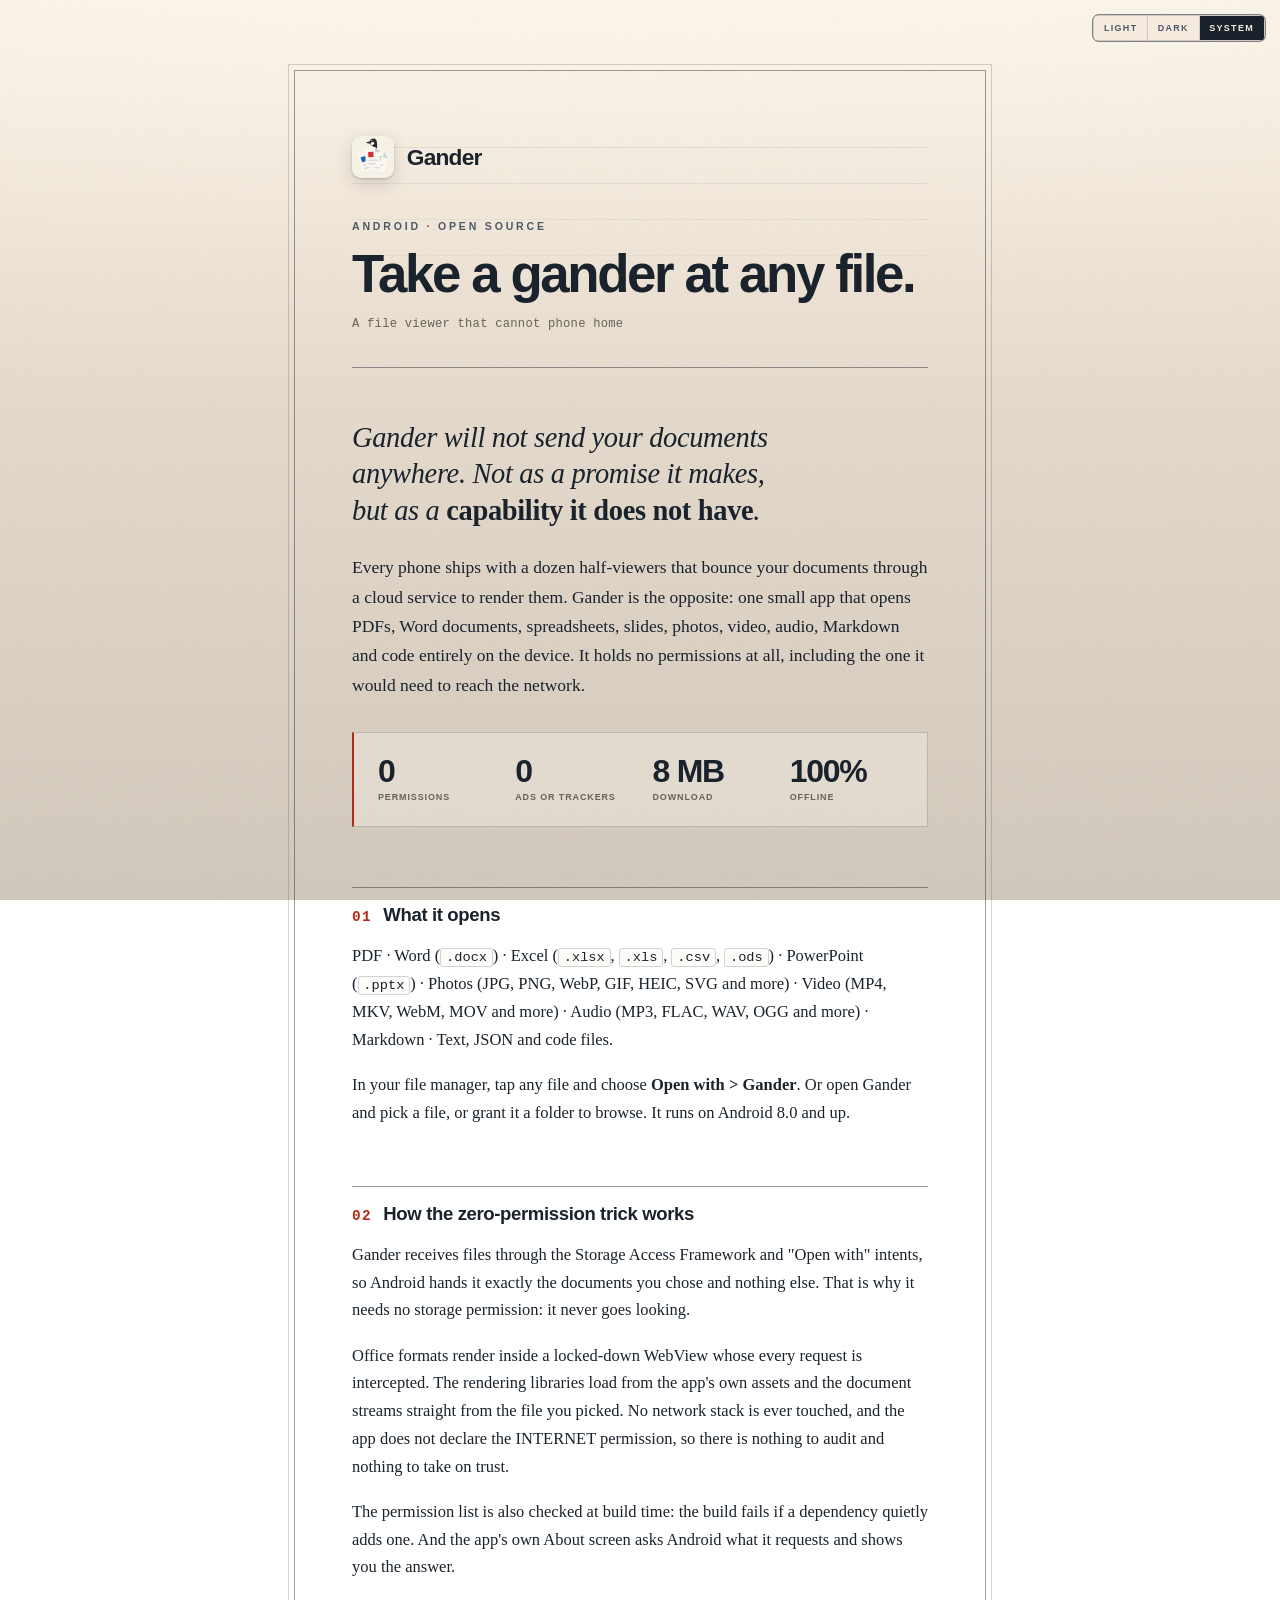
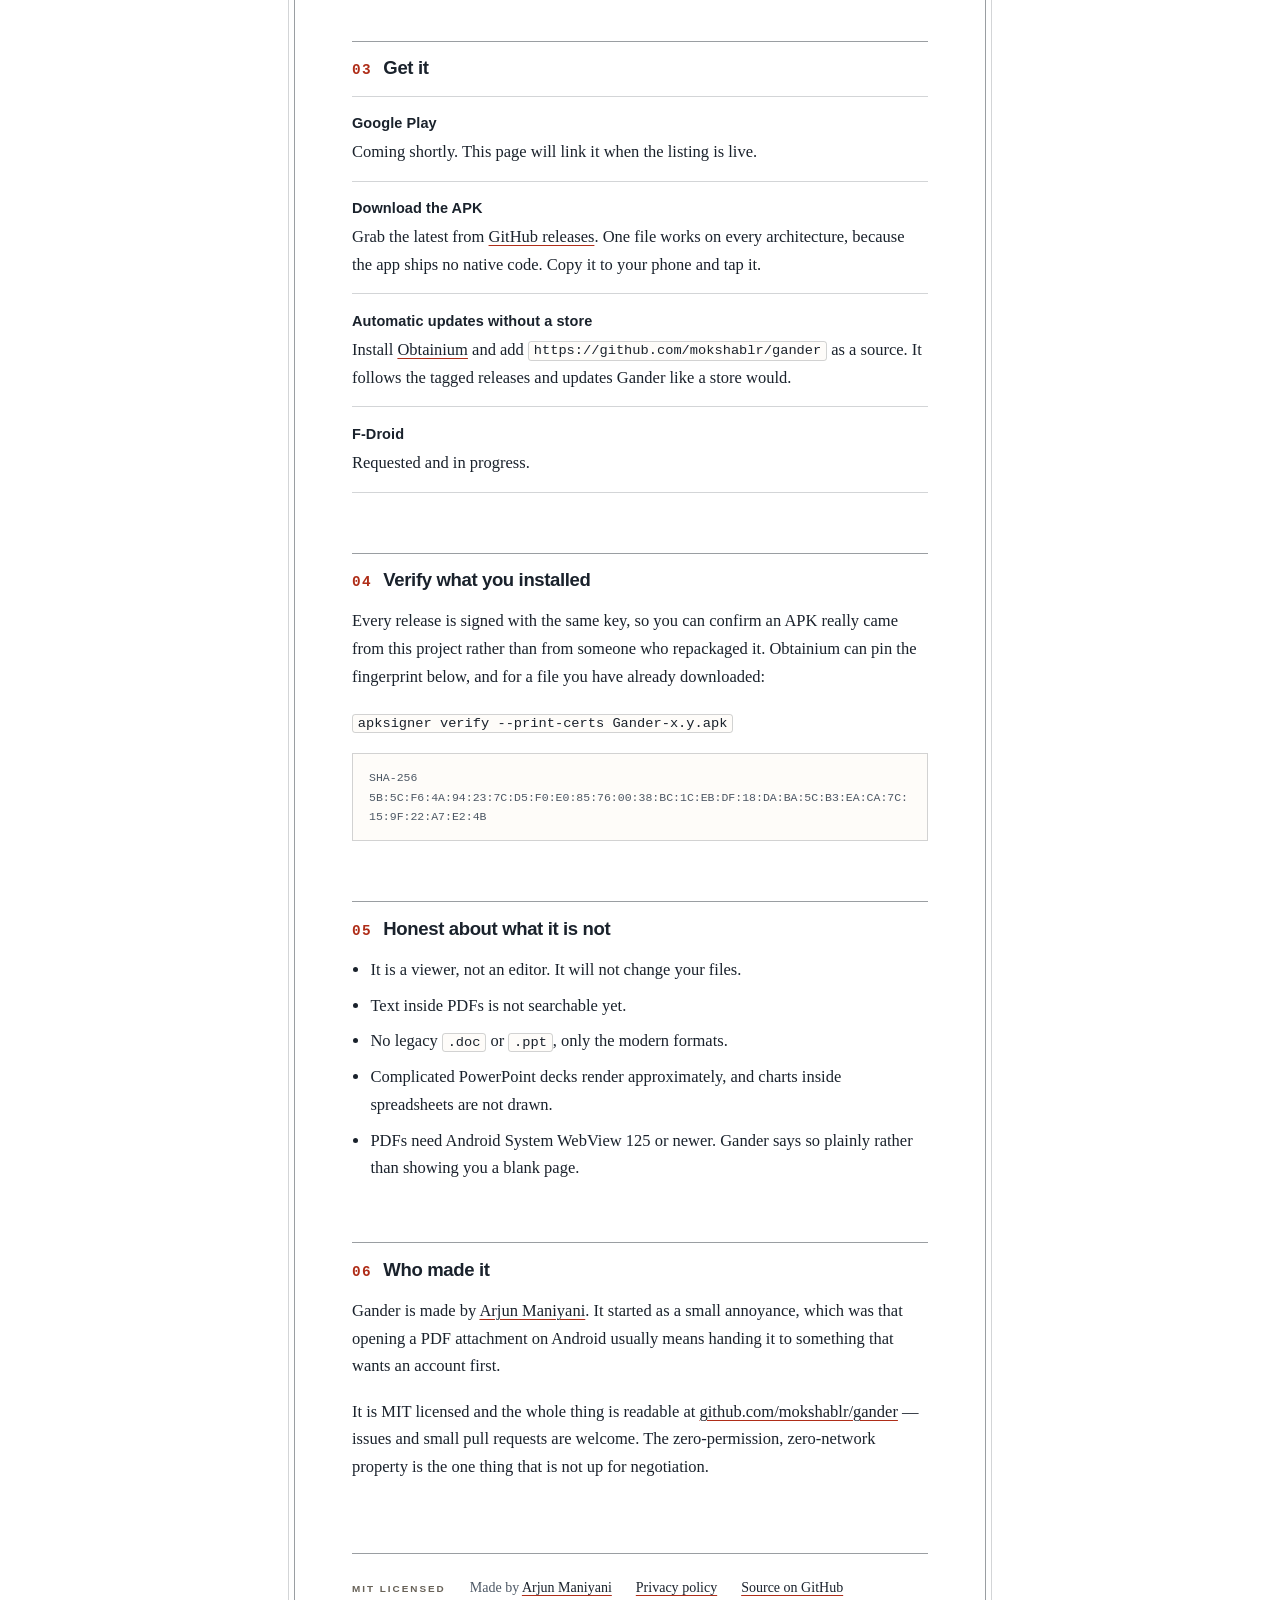
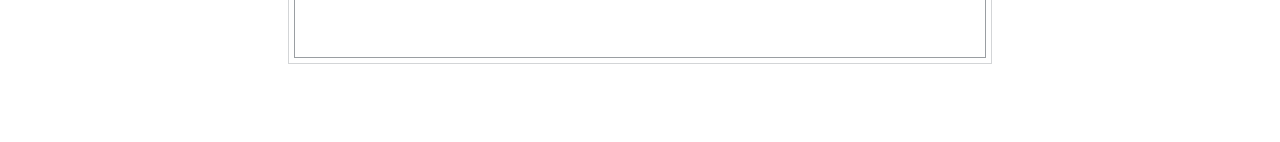
<file: docs/index.html>
<!DOCTYPE html>
<html lang="en">
<head>
<meta charset="utf-8">
<meta name="viewport" content="width=device-width, initial-scale=1">
<title>Gander - offline file viewer for Android</title>
<meta name="description" content="Gander opens PDF, Word, Excel, PowerPoint, photos, video, audio, Markdown and code on Android. Zero permissions, no ads, no trackers, and no internet permission at all.">
<meta name="theme-color" content="#fcf6eb" media="(prefers-color-scheme: light)">
<meta name="theme-color" content="#0f141a" media="(prefers-color-scheme: dark)">
<meta name="author" content="Arjun Maniyani">
<link rel="canonical" href="https://arjun.maniyani.com/gander/">
<!--
  Served at https://arjun.maniyani.com/gander/. Shares the type, palette and
  printed-sheet frame of privacy.html so the two read as one site, and holds to
  the same rule: no webfonts, no analytics, no external request of any kind. An
  app that ships without the INTERNET permission should not have a home page
  that quietly loads six third-party assets to describe it.

  The JSON-LD is inert data rather than a fetch, so it costs nothing and keeps
  that property. It exists so the authorship is machine-readable: every URL this
  project owns reads "mokshablr", and without this a crawler has no way to tie
  the app to the person who wrote it.
-->
<script type="application/ld+json">
{
  "@context": "https://schema.org",
  "@type": "SoftwareApplication",
  "name": "Gander",
  "description": "Offline file viewer for Android. Opens PDF, Word, Excel, PowerPoint, photos, video, audio, Markdown and code with zero permissions and no internet access.",
  "url": "https://arjun.maniyani.com/gander/",
  "applicationCategory": "UtilitiesApplication",
  "operatingSystem": "Android 8.0+",
  "license": "https://opensource.org/licenses/MIT",
  "isAccessibleForFree": true,
  "offers": { "@type": "Offer", "price": "0", "priceCurrency": "USD" },
  "privacyPolicy": "https://arjun.maniyani.com/gander/privacy.html",
  "codeRepository": "https://github.com/mokshablr/gander",
  "author": {
    "@type": "Person",
    "name": "Arjun Maniyani",
    "url": "https://arjun.maniyani.com/",
    "sameAs": ["https://github.com/mokshablr"]
  }
}
</script>
<style>
  /* Both themes are one ground with a light source above it: no panel, so the
     centre and the margins are the same surface, and the depth comes from how
     far that ground falls rather than from stacking surfaces.

     Light took four attempts, and the failures had two causes. The first was
     range: a near-white page has nowhere left to go up, so a brighter top edge
     cannot read as a glow, and the light has to be spent on the fall instead.
     This one drops 0.133 in OKLCH lightness from the top edge to the bottom,
     against 0.094 for the version before it and 0.043 for dark. The second was
     hue. Warm paper that holds its saturation while it darkens turns to gold,
     which is what happened at 0.018 rising to 0.043. Here the chroma falls with
     the lightness, 0.024 down to 0.019, the same ratio dark uses, and the shade
     lands on warm stone rather than tan, which is what shade on paper actually
     does. Nothing here is white; the brightest pixel is #fcf6eb. */
  :root {
    --desk-top:  #f5e9da;
    --desk-bot:  #d2c9bd;
    --sheet:     transparent;
    --sheet-shadow: none;
    /* Light only. Switched off for the two dark selectors further down, so the
       frozen dark palette keeps its plain top-to-bottom wash. */
    --glow: radial-gradient(300% 60% at 50% -8%,
              rgba(252, 246, 236, 1) 0%,
              rgba(252, 246, 236, 0.92) 20%,
              rgba(252, 246, 236, 0.55) 40%,
              rgba(252, 246, 236, 0.18) 64%,
              rgba(252, 246, 236, 0) 88%);
    /* Translucent, not a tint: the block lifts by a fixed amount above whatever
       the ground is doing behind it, the grain carries straight through, and it
       can never harden into the floating white sheet that got rejected. */
    --card:      rgba(252, 246, 236, 0.34);
    --ink:       #1a222c;
    --ink-soft:  #4d5865;
    --ink-faint: #686258;
    --red:       #af2d18;
    --blue:      #14539f;
    --green:     #2b6b2f;
    --rule:      rgba(26, 34, 44, 0.19);
    --rule-firm: rgba(26, 34, 44, 0.44);
    --grain:     0.055;
    --grain-blend: multiply;
    --logo-shadow: 0 1px 2px rgba(44, 36, 25, 0.24), 0 6px 18px rgba(44, 36, 25, 0.16);
    --doc-face:      #fcf7ee;
    --switch-bg:     #f5ecdf;
    --switch-on-bg:  #1a222c;
    --switch-on-fg:  #f2eade;

    --serif: "Iowan Old Style", "Palatino Linotype", Palatino, "Book Antiqua", Georgia, serif;
    --geo:   Futura, "Century Gothic", "Avenir Next", Avenir, "Trebuchet MS", sans-serif;
    --mono:  ui-monospace, "SF Mono", SFMono-Regular, Menlo, Consolas, monospace;
  }

  /* The dark values appear twice on purpose: once for the OS preference and
     once for an explicit choice from the switcher, because a media query and an
     attribute selector cannot be combined in plain CSS. Keep the two in step. */
  @media (prefers-color-scheme: dark) {
    :root:not([data-theme="light"]) {
      --desk-top:  #161d26;
      --desk-bot:  #0e131a;
      --sheet:     transparent;
      --sheet-shadow: none;
      --card:      #1a222c;
      --ink:       #e7e1d5;
      --ink-soft:  #9ba6b2;
      --ink-faint: #6d7883;
      --red:       #e2795f;
      --blue:      #90caf9;
      --green:     #7fb883;
      --rule:      rgba(231, 225, 213, 0.16);
      --rule-firm: rgba(231, 225, 213, 0.30);
      --grain:     0.05;
      --grain-blend: screen;
      --logo-shadow: 0 1px 2px rgba(0,0,0,0.5), 0 3px 12px rgba(0,0,0,0.35);
      --doc-face:      #ffffff;
      --switch-bg:     #1a222c;
      --switch-on-bg:  #e7e1d5;
      --switch-on-fg:  #0e131a;
    }
  }

  :root[data-theme="dark"] {
    --desk-top:  #161d26;
    --desk-bot:  #0e131a;
    --sheet:     transparent;
    --sheet-shadow: none;
    --card:      #1a222c;
    --ink:       #e7e1d5;
    --ink-soft:  #9ba6b2;
    --ink-faint: #6d7883;
    --red:       #e2795f;
    --blue:      #90caf9;
    --green:     #7fb883;
    --rule:      rgba(231, 225, 213, 0.16);
    --rule-firm: rgba(231, 225, 213, 0.30);
    --grain:     0.05;
    --grain-blend: screen;
    --logo-shadow: 0 1px 2px rgba(0,0,0,0.5), 0 3px 12px rgba(0,0,0,0.35);
    --doc-face:      #ffffff;
    --switch-bg:     #1a222c;
    --switch-on-bg:  #e7e1d5;
    --switch-on-fg:  #0e131a;
  }

  /* The glow is the one thing the two themes do not share, and it is deliberately
     kept out of the blocks above so those stay exactly as they were. Dark is a
     plain vertical wash and has to remain one. */
  @media (prefers-color-scheme: dark) {
    :root:not([data-theme="light"]) { --glow: none; }
  }
  :root[data-theme="dark"] { --glow: none; }

  * { box-sizing: border-box; }

  html { -webkit-text-size-adjust: 100%; }

  body {
    margin: 0;
    overflow-x: clip;
    padding: clamp(1.5rem, 5vw, 4rem) clamp(1rem, 5vw, 2rem) 5rem;
    /* Two layers, both pinned to the viewport: a wide soft source sitting just
       off the top edge, over the ramp it falls into. The source is far wider
       than it is tall on purpose, so the sheet and the margins sit at almost
       the same brightness at any given height and the ellipse never resolves
       into a shape you can point at. */
    background-image: var(--glow),
                      linear-gradient(to bottom, var(--desk-top), var(--desk-bot));
    background-attachment: fixed;
    color: var(--ink);
    font-family: var(--serif);
    font-size: clamp(16.5px, 0.55rem + 0.55vw, 18.5px);
    line-height: 1.68;
    -webkit-font-smoothing: antialiased;
    text-rendering: optimizeLegibility;
  }

  /* Paper grain. An inline feTurbulence, so still zero requests. */
  body::before {
    content: "";
    position: fixed;
    inset: 0;
    pointer-events: none;
    z-index: 1;
    opacity: var(--grain);
    mix-blend-mode: var(--grain-blend);
    background-image: url("data:image/svg+xml,%3Csvg xmlns='http://www.w3.org/2000/svg' width='180' height='180'%3E%3Cfilter id='n'%3E%3CfeTurbulence type='fractalNoise' baseFrequency='0.82' numOctaves='4' stitchTiles='stitch'/%3E%3C/filter%3E%3Crect width='180' height='180' filter='url(%23n)'/%3E%3C/svg%3E");
  }

  /* ---- the framed document ---- */

  .sheet {
    position: relative;
    max-width: 44rem;
    margin: 0 auto;
    padding: clamp(2rem, 6vw, 4.5rem) clamp(1.25rem, 5vw, 4rem) clamp(2.5rem, 6vw, 4rem);
    background: var(--sheet);
    box-shadow: var(--sheet-shadow);
    z-index: 2;
  }

  .sheet::before,
  .sheet::after {
    content: "";
    position: absolute;
    pointer-events: none;
  }
  .sheet::before { inset: 0;   border: 1px solid var(--rule); }
  .sheet::after  { inset: 6px; border: 1px solid var(--rule-firm); }

  @media (max-width: 40rem) {
    .sheet::before, .sheet::after { display: none; }
    .sheet { padding-left: 0; padding-right: 0; }
  }

  @media (min-width: 40.001rem) {
    .masthead::before { inset: -1.5rem -1rem 0; }
  }

  /* ---- masthead ---- */

  .masthead {
    position: relative;
    margin-bottom: clamp(2rem, 5vw, 3.25rem);
    padding-bottom: clamp(1.5rem, 3vw, 2rem);
    border-bottom: 1px solid var(--rule-firm);
  }

  .masthead::before {
    content: "";
    position: absolute;
    inset: -1.5rem 0 0;
    z-index: -1;
    background-image: repeating-linear-gradient(
      to bottom,
      transparent 0 35px,
      var(--rule) 35px 36px
    );
    -webkit-mask-image: linear-gradient(to bottom, rgba(0,0,0,0.5), transparent 82%);
            mask-image: linear-gradient(to bottom, rgba(0,0,0,0.5), transparent 82%);
  }

  .lockup {
    display: flex;
    align-items: center;
    gap: 0.8rem;
    margin-bottom: clamp(1.5rem, 4vw, 2.5rem);
  }

  .lockup svg {
    width: 42px;
    height: 42px;
    flex: none;
    border-radius: 9px;
    box-shadow: var(--logo-shadow);
  }

  .wordmark {
    font-family: var(--geo);
    font-weight: 700;
    font-size: 1.42rem;
    letter-spacing: -0.035em;
    line-height: 1;
  }

  .eyebrow {
    font-family: var(--geo);
    font-weight: 700;
    font-size: 0.66rem;
    letter-spacing: 0.265em;
    text-transform: uppercase;
    color: var(--ink-soft);
    margin: 0 0 0.7rem;
  }

  .eyebrow .dot { color: var(--red); }

  h1 {
    font-family: var(--geo);
    font-weight: 700;
    font-size: clamp(2.1rem, 1.2rem + 3.6vw, 3.3rem);
    line-height: 1.02;
    letter-spacing: -0.045em;
    margin: 0 0 0.85rem;
    text-wrap: balance;
  }

  .dateline {
    font-family: var(--mono);
    font-size: 0.76rem;
    letter-spacing: 0.02em;
    color: var(--ink-faint);
    margin: 0;
  }

  /* ---- the claim ---- */

  .claim {
    margin: 0 0 1.5rem;
    font-size: clamp(1.34rem, 0.9rem + 1.7vw, 1.78rem);
    line-height: 1.28;
    font-style: italic;
    letter-spacing: -0.012em;
    text-wrap: balance;
  }

  .claim strong { font-style: normal; font-weight: 600; }

  .lede { font-size: 1.06em; }

  /* ---- the four numbers ---- */

  .stats {
    margin: 2rem 0 2.5rem;
    padding: 1.35rem 1.5rem 1.4rem;
    background: var(--card);
    border: 1px solid var(--rule);
    border-left: 2px solid var(--red);
    /* Column count is fixed at each width rather than left to auto-fit, which
       resolved to three here and stranded the fourth metric alone on a second
       row. Four across or a square; never three and an orphan. */
    display: grid;
    grid-template-columns: repeat(2, minmax(0, 1fr));
    gap: 1.4rem 1.5rem;
  }

  /* 48rem, not 34rem. The four-column width is not monotonic with the viewport:
     the sheet caps at 44rem while its padding keeps growing with 5vw, and below
     40rem that padding drops to zero, so a column is 96px at 560px, 114px at
     640px, 112px at 700px and 114px from 1280px up. Four columns only get the
     114px the longest label needs from 48rem, so below that it stays a square. */
  @media (min-width: 48rem) {
    .stats { grid-template-columns: repeat(4, minmax(0, 1fr)); }
  }

  .stats div { min-width: 0; }

  .stats dt {
    font-family: var(--geo);
    font-weight: 700;
    font-size: clamp(1.5rem, 1.1rem + 1.4vw, 2rem);
    letter-spacing: -0.04em;
    line-height: 1;
    margin: 0 0 0.3rem;
  }

  .stats dd {
    margin: 0;
    font-family: var(--geo);
    font-weight: 700;
    font-size: 0.56rem;
    /* Sized so the longest label, ADS OR TRACKERS, holds one line in a quarter
       column at the *narrowest* the column ever gets. That is not the narrowest
       viewport: the sheet caps at 44rem while its padding keeps growing with
       5vw until 1280px, so the text column shrinks as the window widens. */
    letter-spacing: 0.10em;
    text-transform: uppercase;
    color: var(--ink-faint);
    line-height: 1.4;
    text-wrap: balance;
  }

  /* ---- sections ---- */

  section { margin-top: clamp(2.5rem, 6vw, 3.75rem); }

  h2 {
    font-family: var(--geo);
    font-weight: 700;
    font-size: 1.16rem;
    letter-spacing: -0.02em;
    line-height: 1.25;
    margin: 0 0 1rem;
    padding-top: 0.9rem;
    border-top: 1px solid var(--rule-firm);
    display: flex;
    align-items: baseline;
    gap: 0.7rem;
  }

  /* Sized and weighted to read as part of the heading rather than a speck
     beside it. It was already on the heading's baseline; at a third the height
     and regular weight it just looked dropped. */
  h2 .num {
    font-family: var(--mono);
    font-size: 0.9rem;
    font-weight: 700;
    letter-spacing: 0.1em;
    color: var(--red);
    flex: none;
  }

  p { margin: 0 0 1.1rem; }
  section > p:last-child, li > p:last-child { margin-bottom: 0; }

  ul.kept { margin: 0 0 1.1rem; padding: 0; list-style: none; }

  ul.kept li {
    padding: 0.9rem 0 0.95rem 0;
    border-bottom: 1px solid var(--rule);
  }
  ul.kept li:first-child { border-top: 1px solid var(--rule); }

  ul.kept b {
    font-family: var(--geo);
    font-weight: 700;
    font-size: 0.88em;
    letter-spacing: 0.005em;
    display: block;
    margin-bottom: 0.15rem;
  }

  ul.plain { margin: 0 0 1.1rem; padding-left: 1.15rem; }
  ul.plain li { margin-bottom: 0.5rem; }

  code {
    font-family: var(--mono);
    font-size: 0.83em;
    background: var(--card);
    border: 1px solid var(--rule);
    border-radius: 3px;
    padding: 0.08em 0.35em;
  }

  /* The signing fingerprint. Long, and it must stay copyable in one piece. */
  .fingerprint {
    font-family: var(--mono);
    font-size: 0.72rem;
    line-height: 1.7;
    margin: 0 0 1.1rem;
    padding: 0.85rem 1rem;
    background: var(--card);
    border: 1px solid var(--rule);
    color: var(--ink-soft);
    overflow-wrap: anywhere;
    user-select: all;
  }

  a {
    color: var(--ink);
    text-decoration-color: var(--red);
    text-decoration-thickness: 1px;
    text-underline-offset: 0.18em;
    transition: color 0.15s ease;
  }
  a:hover { color: var(--red); }
  a:focus-visible {
    outline: 2px solid var(--red);
    outline-offset: 3px;
    border-radius: 2px;
  }

  strong { font-weight: 600; }

  /* ---- colophon ---- */

  footer {
    margin-top: clamp(3rem, 7vw, 4.5rem);
    padding-top: 1.4rem;
    border-top: 1px solid var(--rule-firm);
    font-size: 0.85em;
    color: var(--ink-soft);
    display: flex;
    flex-wrap: wrap;
    gap: 0.5rem 1.5rem;
    align-items: baseline;
  }

  footer .mit {
    font-family: var(--geo);
    font-weight: 700;
    font-size: 0.62rem;
    letter-spacing: 0.2em;
    text-transform: uppercase;
    color: var(--ink-faint);
  }

  /* ---- theme switcher ----
     TEMPORARY, for comparing the two palettes during review. To remove it:
     delete this block, the .theme-switch markup, the script at the end of
     the body, and both :root[data-theme="dark"] rules (the token block and
     the --glow: none line), then the media query alone drives the theme
     again exactly as before. */

  .theme-switch {
    position: fixed;
    top: 0.9rem;
    right: 0.9rem;
    z-index: 10;
    display: flex;
    gap: 1px;
    padding: 1px;
    background: var(--rule);
    border: 1px solid var(--rule-firm);
    border-radius: 7px;
    overflow: hidden;
  }

  .theme-switch button {
    font-family: var(--geo);
    font-weight: 700;
    font-size: 0.56rem;
    letter-spacing: 0.15em;
    text-transform: uppercase;
    padding: 0.42rem 0.6rem;
    border: 0;
    cursor: pointer;
    background: var(--switch-bg);
    color: var(--ink-soft);
  }

  .theme-switch button:hover { color: var(--ink); }

  /* Tokens rather than root-scoped overrides: a :root[data-theme] prefix
     outranks [aria-pressed] and was repainting the pressed button's background
     back to the unpressed tone, leaving near-black text on it in dark. */
  .theme-switch button[aria-pressed="true"] {
    background: var(--switch-on-bg);
    color: var(--switch-on-fg);
  }

  .theme-switch button:focus-visible {
    outline: 2px solid var(--red);
    outline-offset: -2px;
  }

  /* ---- motion ----
     Only the logo and the accent rule, as on the policy page. Nothing that
     carries information starts at opacity 0. */

  @media (prefers-reduced-motion: no-preference) {
    .lockup svg {
      animation: settle 0.7s cubic-bezier(0.22, 0.68, 0.3, 1) backwards;
    }
    .wordmark {
      animation: slide 0.7s cubic-bezier(0.22, 0.68, 0.3, 1) 0.08s backwards;
    }
    .stats {
      animation: sweep 0.85s cubic-bezier(0.4, 0, 0.2, 1) 0.25s backwards;
    }
  }

  @keyframes settle {
    from { opacity: 0; transform: translateY(-6px) rotate(-7deg); }
    to   { opacity: 1; transform: none; }
  }

  @keyframes slide {
    from { opacity: 0; transform: translateX(-8px); }
    to   { opacity: 1; transform: none; }
  }

  @keyframes sweep {
    from { border-left-color: transparent; }
    to   { border-left-color: var(--red); }
  }

  @media print {
    body {
      background: #fff;
      color: #000;
      font-size: 11pt;
      padding: 0;
    }
    body::before, .masthead::before { display: none; }
    .sheet::before, .sheet::after { display: none; }
    .sheet { max-width: none; padding: 0; background: none; box-shadow: none; }
    .theme-switch { display: none; }
    :root { --doc-face: #ffffff; }
    .stats { border: 1px solid #999; border-left-width: 2px; background: none; }
    .fingerprint { background: none; border: 1px solid #999; }
    a { color: #000; text-decoration: none; }
    a[href^="http"]::after {
      content: " (" attr(href) ")";
      font-family: monospace;
      font-size: 8.5pt;
      word-break: break-all;
    }
    section, footer { break-inside: avoid; }
    h2 { break-after: avoid; }
  }
</style>
</head>
<body>

<!-- TEMPORARY review control, see .theme-switch in the stylesheet for removal -->
<div class="theme-switch" role="group" aria-label="Colour theme">
  <button type="button" data-set="light">Light</button>
  <button type="button" data-set="dark">Dark</button>
  <button type="button" data-set="system">System</button>
</div>

<div class="sheet">

  <header class="masthead">

    <div class="lockup">
      <svg viewBox="18 18 72 72" role="img" aria-label="Gander app icon">
        <rect x="18" y="18" width="72" height="72" rx="16" fill="#F6F1E6"/>
        <g transform="translate(-3.5,-1)">
          <path fill="#262A2E" d="M64.5,50 L64.5,34 C64.5,29.6 63.9,26.6 62.4,25.1 C61.2,23.9 59.6,23.25 57.9,23.3 C55.1,23.4 52.9,25.3 52.3,28.0 L46.6,29.8 C45.9,30.05 45.9,30.75 46.6,30.95 L52.4,32.3 C53.1,34.1 54.7,35.3 56.6,35.6 C57.7,35.8 58.2,36.7 58.2,38.4 L58.2,50 Z"/>
          <g transform="rotate(-22,56.4,31.9)">
            <path fill="#FDFBF5" d="M52.9,31.9 a3.5,2.4 0 1,0 7.0,0 a3.5,2.4 0 1,0 -7.0,0 Z"/>
          </g>
          <path fill="#F6F1E6" d="M55.6,26.2 a1.0,1.0 0 1,0 0.01,0 Z"/>
        </g>
        <g transform="rotate(-16,43,61)">
          <path fill="var(--doc-face)" d="M33,44 h14 l9,9 v22 q0,3 -3,3 h-20 q-3,0 -3,-3 v-28 q0,-3 3,-3 Z"/>
          <path fill="#C9CFD6" d="M47,44 l9,9 h-9 Z"/>
          <path fill="#1565C0" d="M35,52 h9 v9 h-9 Z"/>
          <path fill="#D9DEE5" d="M35,65 h16 v3 h-16 Z"/>
          <path fill="#D9DEE5" d="M35,71 h12 v3 h-12 Z"/>
        </g>
        <g transform="rotate(14,65,61)">
          <path fill="var(--doc-face)" d="M55,44 h14 l9,9 v22 q0,3 -3,3 h-20 q-3,0 -3,-3 v-28 q0,-3 3,-3 Z"/>
          <path fill="#C9CFD6" d="M69,44 l9,9 h-9 Z"/>
          <path fill="#2E7D32" d="M57,52 h9 v9 h-9 Z"/>
          <path fill="#D9DEE5" d="M57,65 h16 v3 h-16 Z"/>
          <path fill="#D9DEE5" d="M57,71 h12 v3 h-12 Z"/>
        </g>
        <g transform="rotate(-2,54,54)">
          <path fill="var(--doc-face)" d="M44,37 h14 l9,9 v22 q0,3 -3,3 h-20 q-3,0 -3,-3 v-28 q0,-3 3,-3 Z"/>
          <path fill="#C9CFD6" d="M58,37 l9,9 h-9 Z"/>
          <path fill="#D32F2F" d="M46,45 h9 v9 h-9 Z"/>
          <path fill="#D9DEE5" d="M46,58 h16 v3 h-16 Z"/>
          <path fill="#D9DEE5" d="M46,64 h12 v3 h-12 Z"/>
        </g>
      </svg>
      <span class="wordmark">Gander</span>
    </div>

    <p class="eyebrow">Android <span class="dot">&middot;</span> Open source</p>
    <h1>Take a gander at any file.</h1>
    <p class="dateline">A file viewer that cannot phone home</p>

  </header>

  <p class="claim">Gander will not send your documents anywhere. Not as a promise
  it makes, but as a <strong>capability it does not have</strong>.</p>

  <p class="lede">Every phone ships with a dozen half-viewers that bounce your
  documents through a cloud service to render them. Gander is the opposite: one
  small app that opens PDFs, Word documents, spreadsheets, slides, photos, video,
  audio, Markdown and code entirely on the device. It holds no permissions at
  all, including the one it would need to reach the network.</p>

  <dl class="stats">
    <div><dt>0</dt><dd>Permissions</dd></div>
    <div><dt>0</dt><dd>Ads or trackers</dd></div>
    <div><dt>8 MB</dt><dd>Download</dd></div>
    <div><dt>100%</dt><dd>Offline</dd></div>
  </dl>

  <section>
    <h2><span class="num">01</span> What it opens</h2>

    <p>PDF &middot; Word (<code>.docx</code>) &middot; Excel (<code>.xlsx</code>,
    <code>.xls</code>, <code>.csv</code>, <code>.ods</code>) &middot; PowerPoint
    (<code>.pptx</code>) &middot; Photos (JPG, PNG, WebP, GIF, HEIC, SVG and more)
    &middot; Video (MP4, MKV, WebM, MOV and more) &middot; Audio (MP3, FLAC, WAV,
    OGG and more) &middot; Markdown &middot; Text, JSON and code files.</p>

    <p>In your file manager, tap any file and choose <strong>Open with &gt;
    Gander</strong>. Or open Gander and pick a file, or grant it a folder to
    browse. It runs on Android 8.0 and up.</p>
  </section>

  <section>
    <h2><span class="num">02</span> How the zero-permission trick works</h2>

    <p>Gander receives files through the Storage Access Framework and "Open with"
    intents, so Android hands it exactly the documents you chose and nothing else.
    That is why it needs no storage permission: it never goes looking.</p>

    <p>Office formats render inside a locked-down WebView whose every request is
    intercepted. The rendering libraries load from the app's own assets and the
    document streams straight from the file you picked. No network stack is ever
    touched, and the app does not declare the INTERNET permission, so there is
    nothing to audit and nothing to take on trust.</p>

    <p>The permission list is also checked at build time: the build fails if a
    dependency quietly adds one. And the app's own About screen asks Android what
    it requests and shows you the answer.</p>
  </section>

  <section>
    <h2><span class="num">03</span> Get it</h2>

    <ul class="kept">
      <li>
        <b>Google Play</b>
        Coming shortly. This page will link it when the listing is live.
      </li>
      <li>
        <b>Download the APK</b>
        Grab the latest from
        <a href="https://github.com/mokshablr/gander/releases">GitHub releases</a>.
        One file works on every architecture, because the app ships no native
        code. Copy it to your phone and tap it.
      </li>
      <li>
        <b>Automatic updates without a store</b>
        Install <a href="https://github.com/ImranR98/Obtainium">Obtainium</a> and
        add <code>https://github.com/mokshablr/gander</code> as a source. It
        follows the tagged releases and updates Gander like a store would.
      </li>
      <li>
        <b>F-Droid</b>
        Requested and in progress.
      </li>
    </ul>
  </section>

  <section>
    <h2><span class="num">04</span> Verify what you installed</h2>

    <p>Every release is signed with the same key, so you can confirm an APK really
    came from this project rather than from someone who repackaged it. Obtainium
    can pin the fingerprint below, and for a file you have already downloaded:</p>

    <p><code>apksigner verify --print-certs Gander-x.y.apk</code></p>

    <p class="fingerprint">SHA-256<br>
    5B:5C:F6:4A:94:23:7C:D5:F0:E0:85:76:00:38:BC:1C:EB:DF:18:DA:BA:5C:B3:EA:CA:7C:15:9F:22:A7:E2:4B</p>
  </section>

  <section>
    <h2><span class="num">05</span> Honest about what it is not</h2>

    <ul class="plain">
      <li>It is a viewer, not an editor. It will not change your files.</li>
      <li>Text inside PDFs is not searchable yet.</li>
      <li>No legacy <code>.doc</code> or <code>.ppt</code>, only the modern formats.</li>
      <li>Complicated PowerPoint decks render approximately, and charts inside
      spreadsheets are not drawn.</li>
      <li>PDFs need Android System WebView 125 or newer. Gander says so plainly
      rather than showing you a blank page.</li>
    </ul>
  </section>

  <section>
    <h2><span class="num">06</span> Who made it</h2>

    <p>Gander is made by <a href="https://arjun.maniyani.com/">Arjun Maniyani</a>.
    It started as a small annoyance, which was that opening a PDF attachment on
    Android usually means handing it to something that wants an account first.</p>

    <p>It is MIT licensed and the whole thing is readable at
    <a href="https://github.com/mokshablr/gander">github.com/mokshablr/gander</a>
    &mdash; issues and small pull requests are welcome. The zero-permission,
    zero-network property is the one thing that is not up for negotiation.</p>
  </section>

  <footer>
    <span class="mit">MIT licensed</span>
    <span>Made by <a href="https://arjun.maniyani.com/">Arjun Maniyani</a></span>
    <span><a href="privacy.html">Privacy policy</a></span>
    <span><a href="https://github.com/mokshablr/gander">Source on GitHub</a></span>
  </footer>

</div>

<!-- TEMPORARY, with the switcher. No storage of any kind: the choice lasts
     until the page is reloaded. A privacy policy that says nothing is kept has
     no business keeping a theme preference to say it with. -->
<script>
(function () {
  var root = document.documentElement;
  var buttons = document.querySelectorAll(".theme-switch button");

  function apply(choice) {
    if (choice === "light" || choice === "dark") root.setAttribute("data-theme", choice);
    else { root.removeAttribute("data-theme"); choice = "system"; }
    for (var i = 0; i < buttons.length; i++) {
      buttons[i].setAttribute("aria-pressed", buttons[i].dataset.set === choice);
    }
  }

  for (var i = 0; i < buttons.length; i++) {
    buttons[i].addEventListener("click", function () { apply(this.dataset.set); });
  }

  apply("system");
})();
</script>

</body>
</html>
</file>
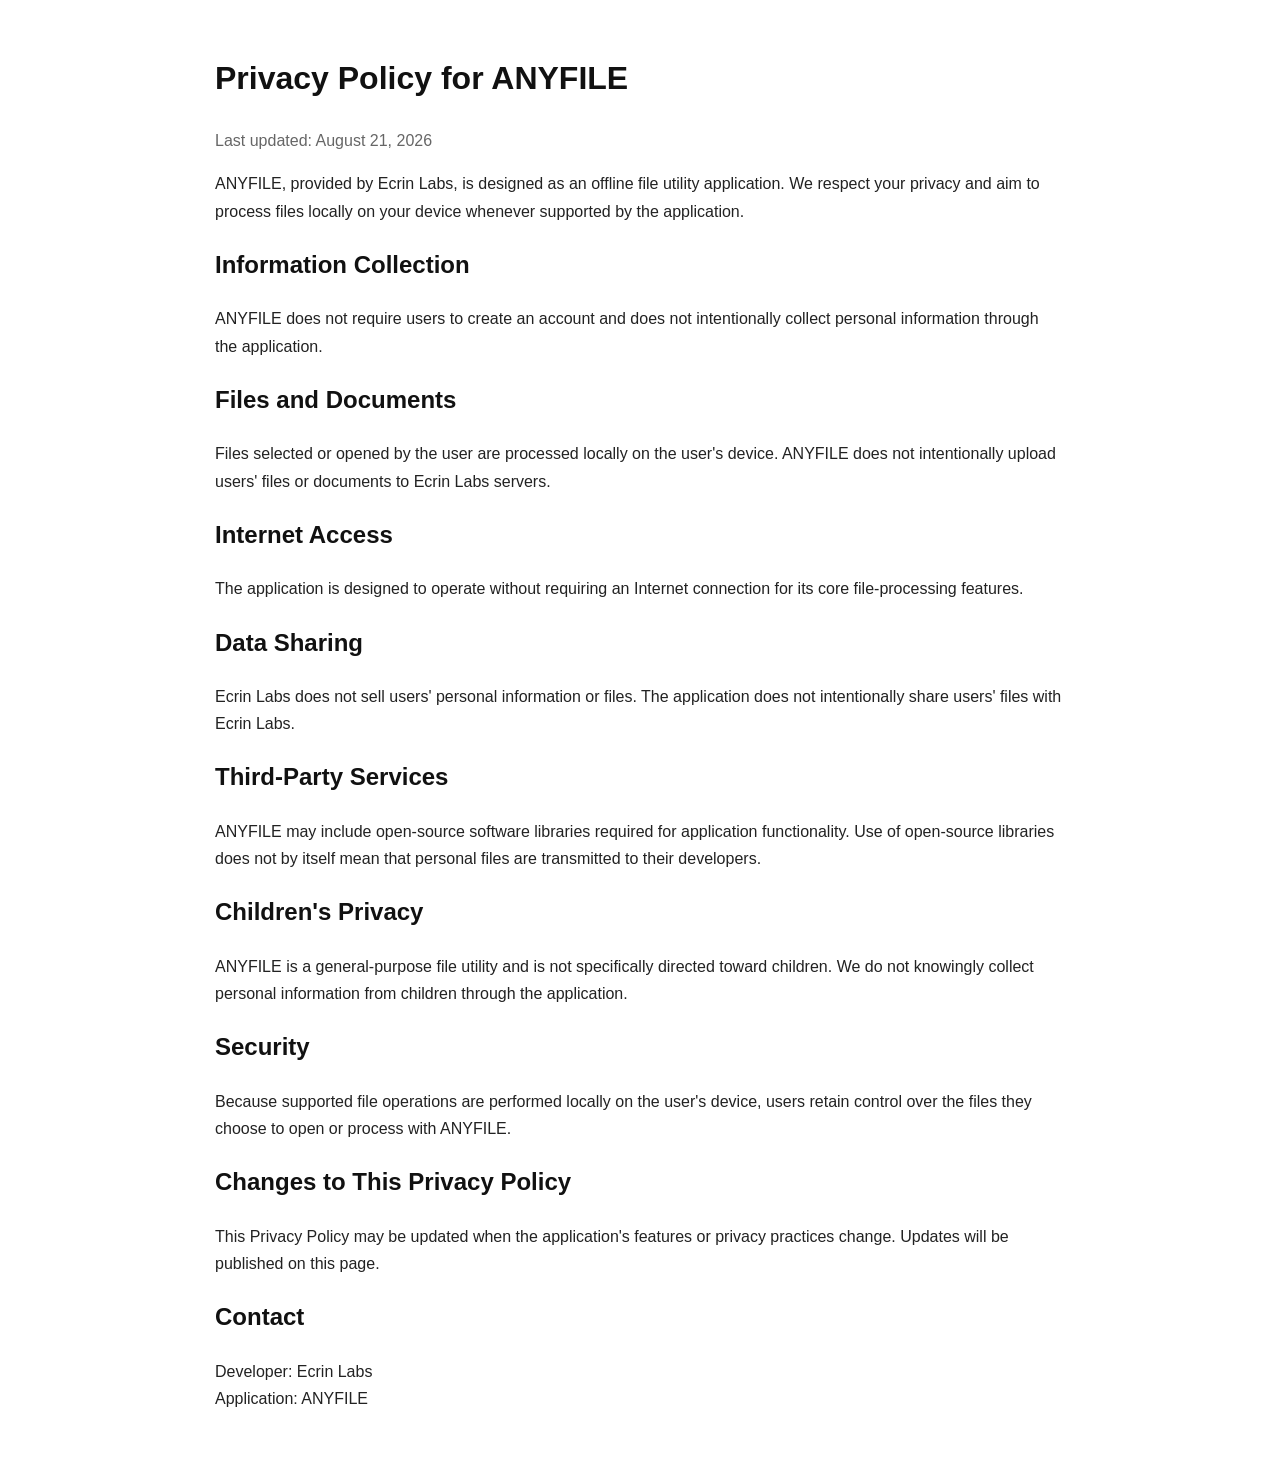
<file: docs/privacy.html>
<!DOCTYPE html>
<html lang="en">
<head>
  <meta charset="UTF-8">
  <meta name="viewport" content="width=device-width, initial-scale=1.0">
  <title>ANYFILE Privacy Policy</title>
  <style>
    body {
      font-family: Arial, sans-serif;
      max-width: 850px;
      margin: 0 auto;
      padding: 30px 20px;
      line-height: 1.7;
      color: #222;
      background: #fff;
    }
    h1, h2 { color: #111; }
    .updated { color: #666; }
  </style>
</head>
<body>

<h1>Privacy Policy for ANYFILE</h1>
<p class="updated">Last updated: August 21, 2026</p>

<p>
ANYFILE, provided by Ecrin Labs, is designed as an offline file utility application.
We respect your privacy and aim to process files locally on your device whenever supported by the application.
</p>

<h2>Information Collection</h2>
<p>
ANYFILE does not require users to create an account and does not intentionally collect
personal information through the application.
</p>

<h2>Files and Documents</h2>
<p>
Files selected or opened by the user are processed locally on the user's device.
ANYFILE does not intentionally upload users' files or documents to Ecrin Labs servers.
</p>

<h2>Internet Access</h2>
<p>
The application is designed to operate without requiring an Internet connection for its core file-processing features.
</p>

<h2>Data Sharing</h2>
<p>
Ecrin Labs does not sell users' personal information or files.
The application does not intentionally share users' files with Ecrin Labs.
</p>

<h2>Third-Party Services</h2>
<p>
ANYFILE may include open-source software libraries required for application functionality.
Use of open-source libraries does not by itself mean that personal files are transmitted to their developers.
</p>

<h2>Children's Privacy</h2>
<p>
ANYFILE is a general-purpose file utility and is not specifically directed toward children.
We do not knowingly collect personal information from children through the application.
</p>

<h2>Security</h2>
<p>
Because supported file operations are performed locally on the user's device,
users retain control over the files they choose to open or process with ANYFILE.
</p>

<h2>Changes to This Privacy Policy</h2>
<p>
This Privacy Policy may be updated when the application's features or privacy practices change.
Updates will be published on this page.
</p>

<h2>Contact</h2>
<p>
Developer: Ecrin Labs<br>
Application: ANYFILE
</p>

</body>
</html>
</file>
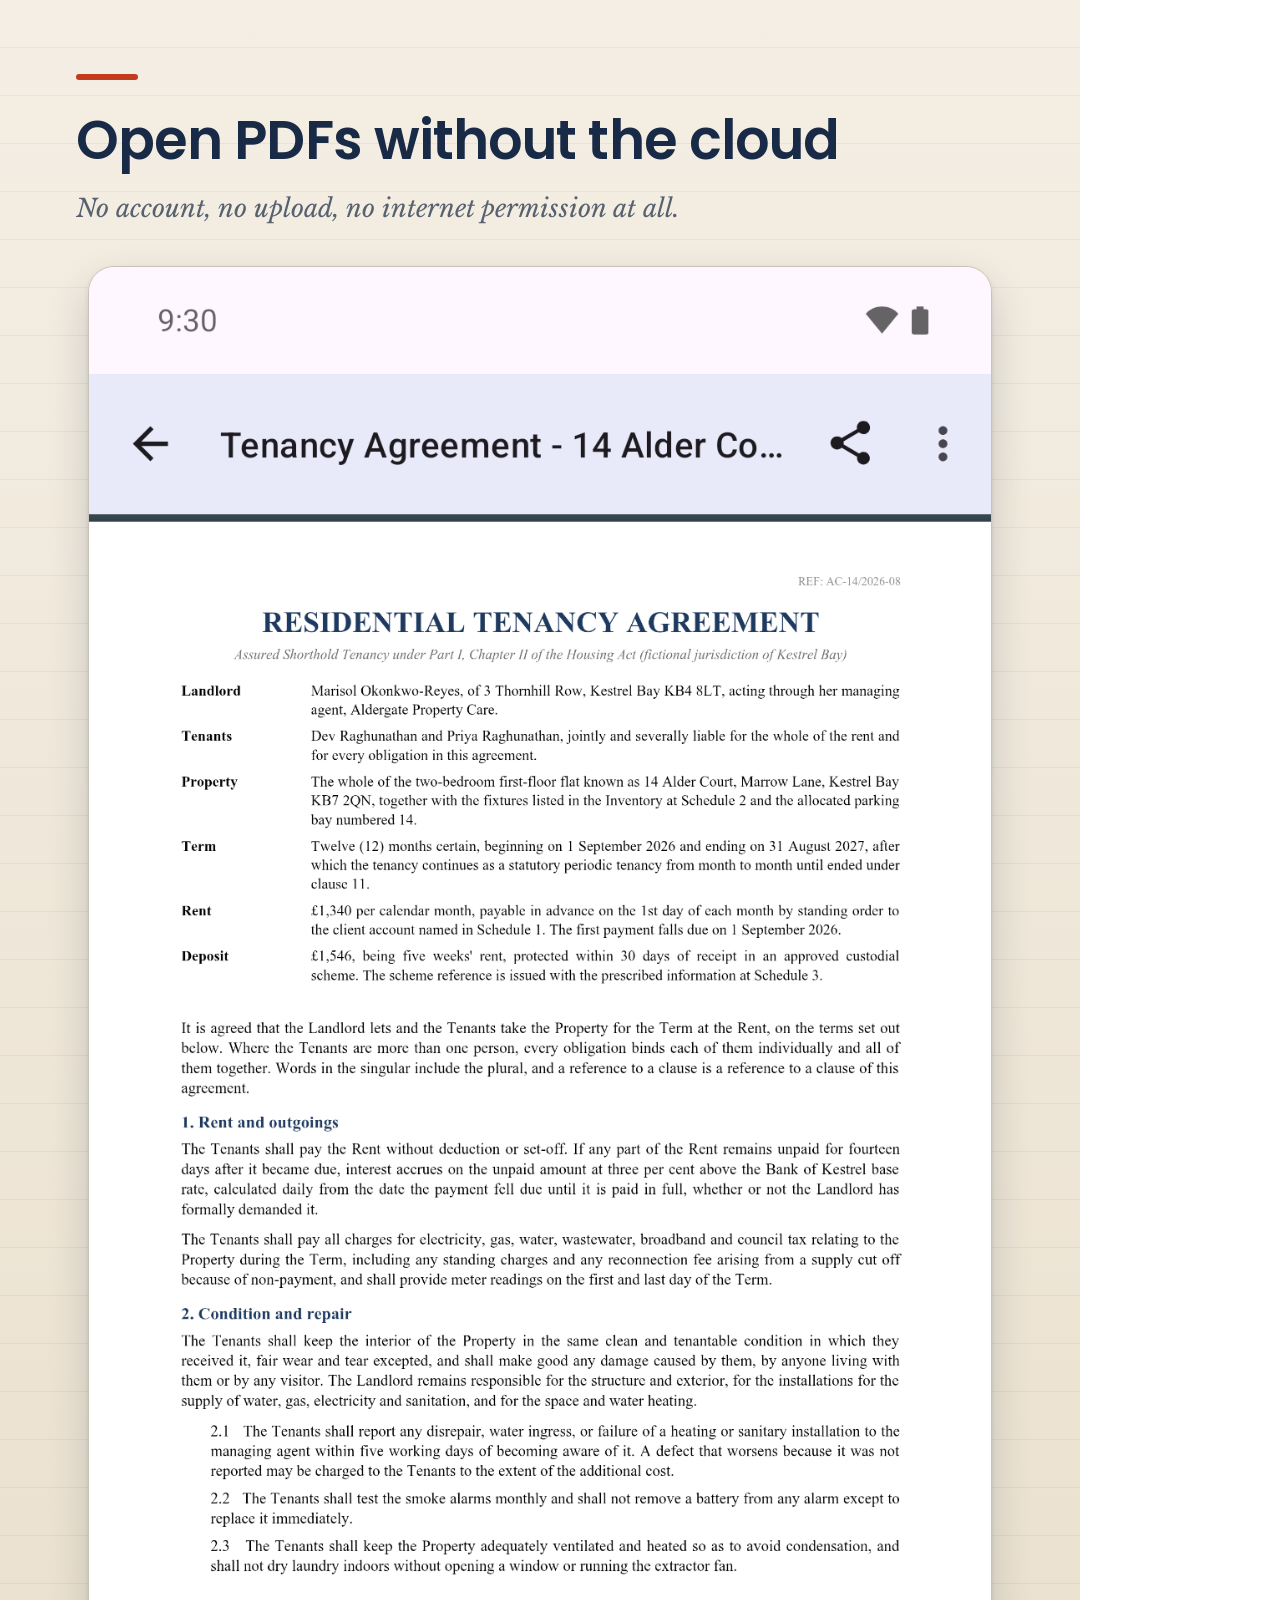
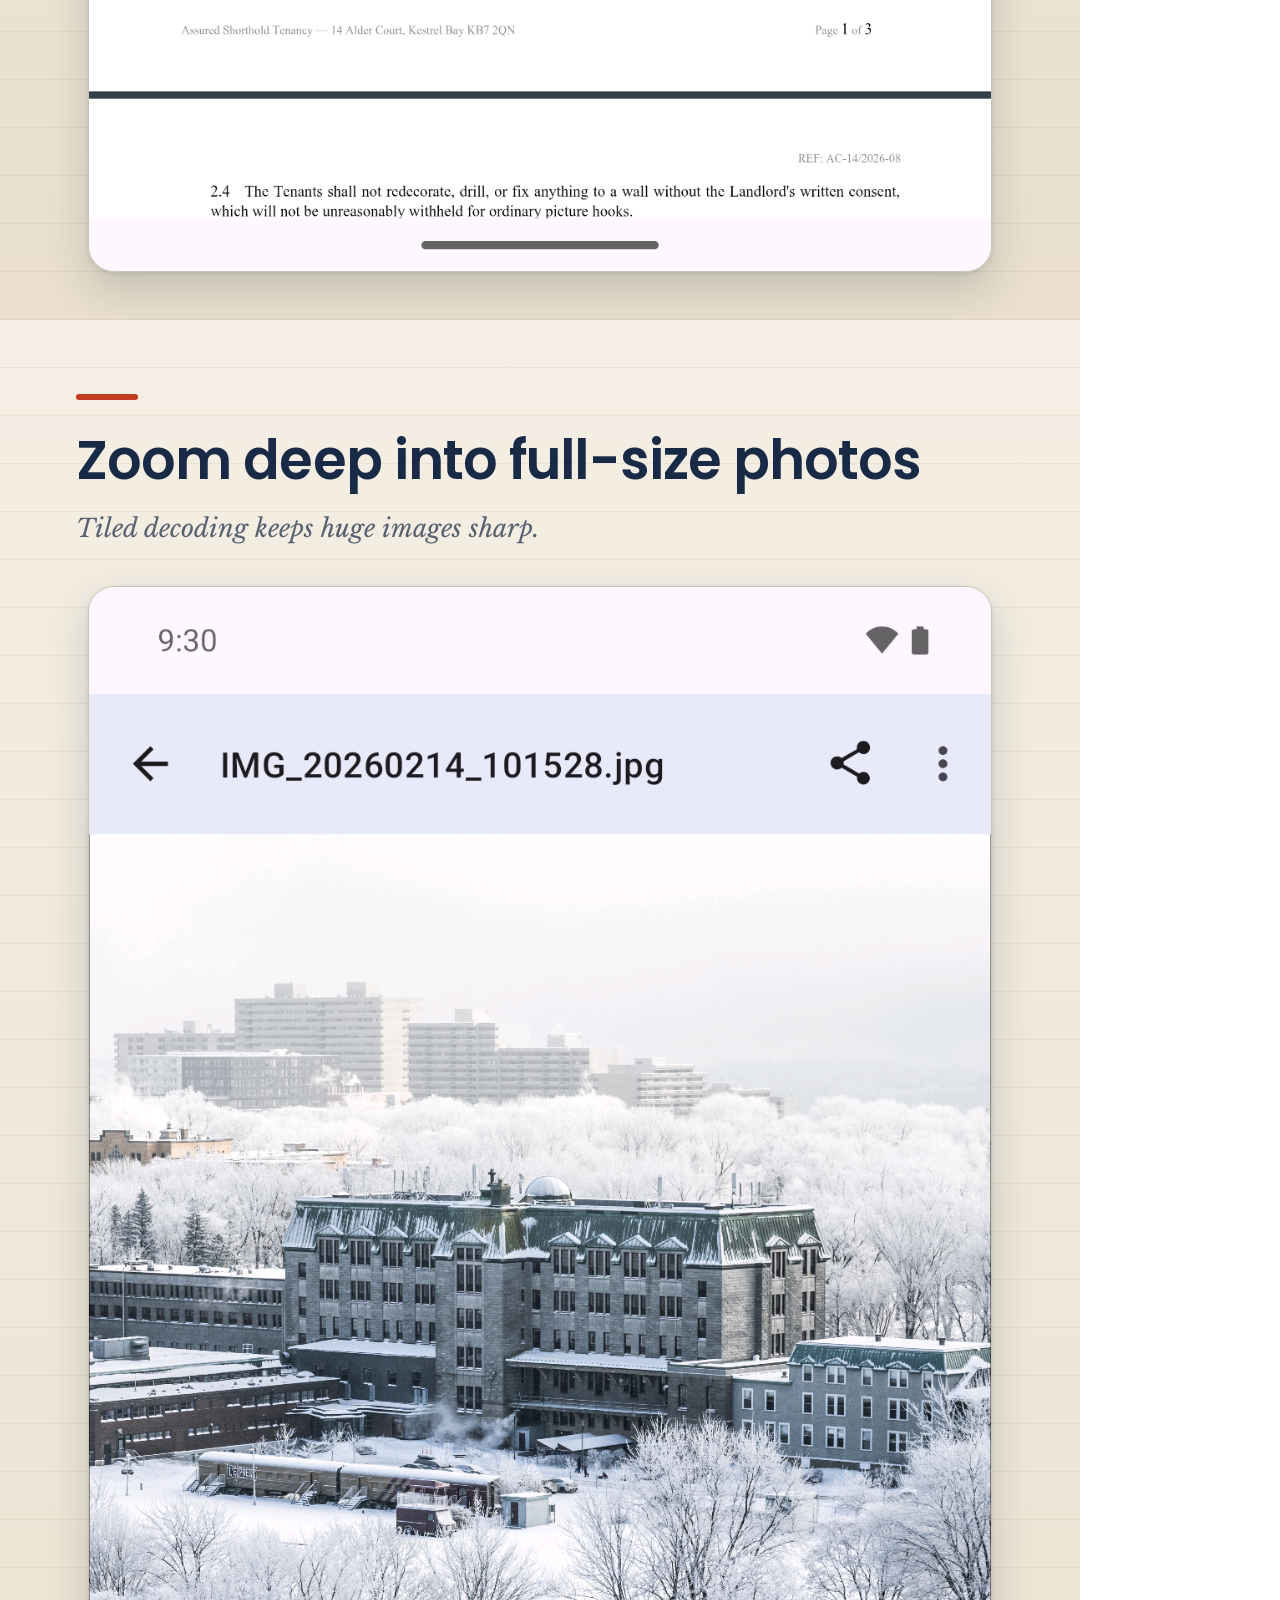
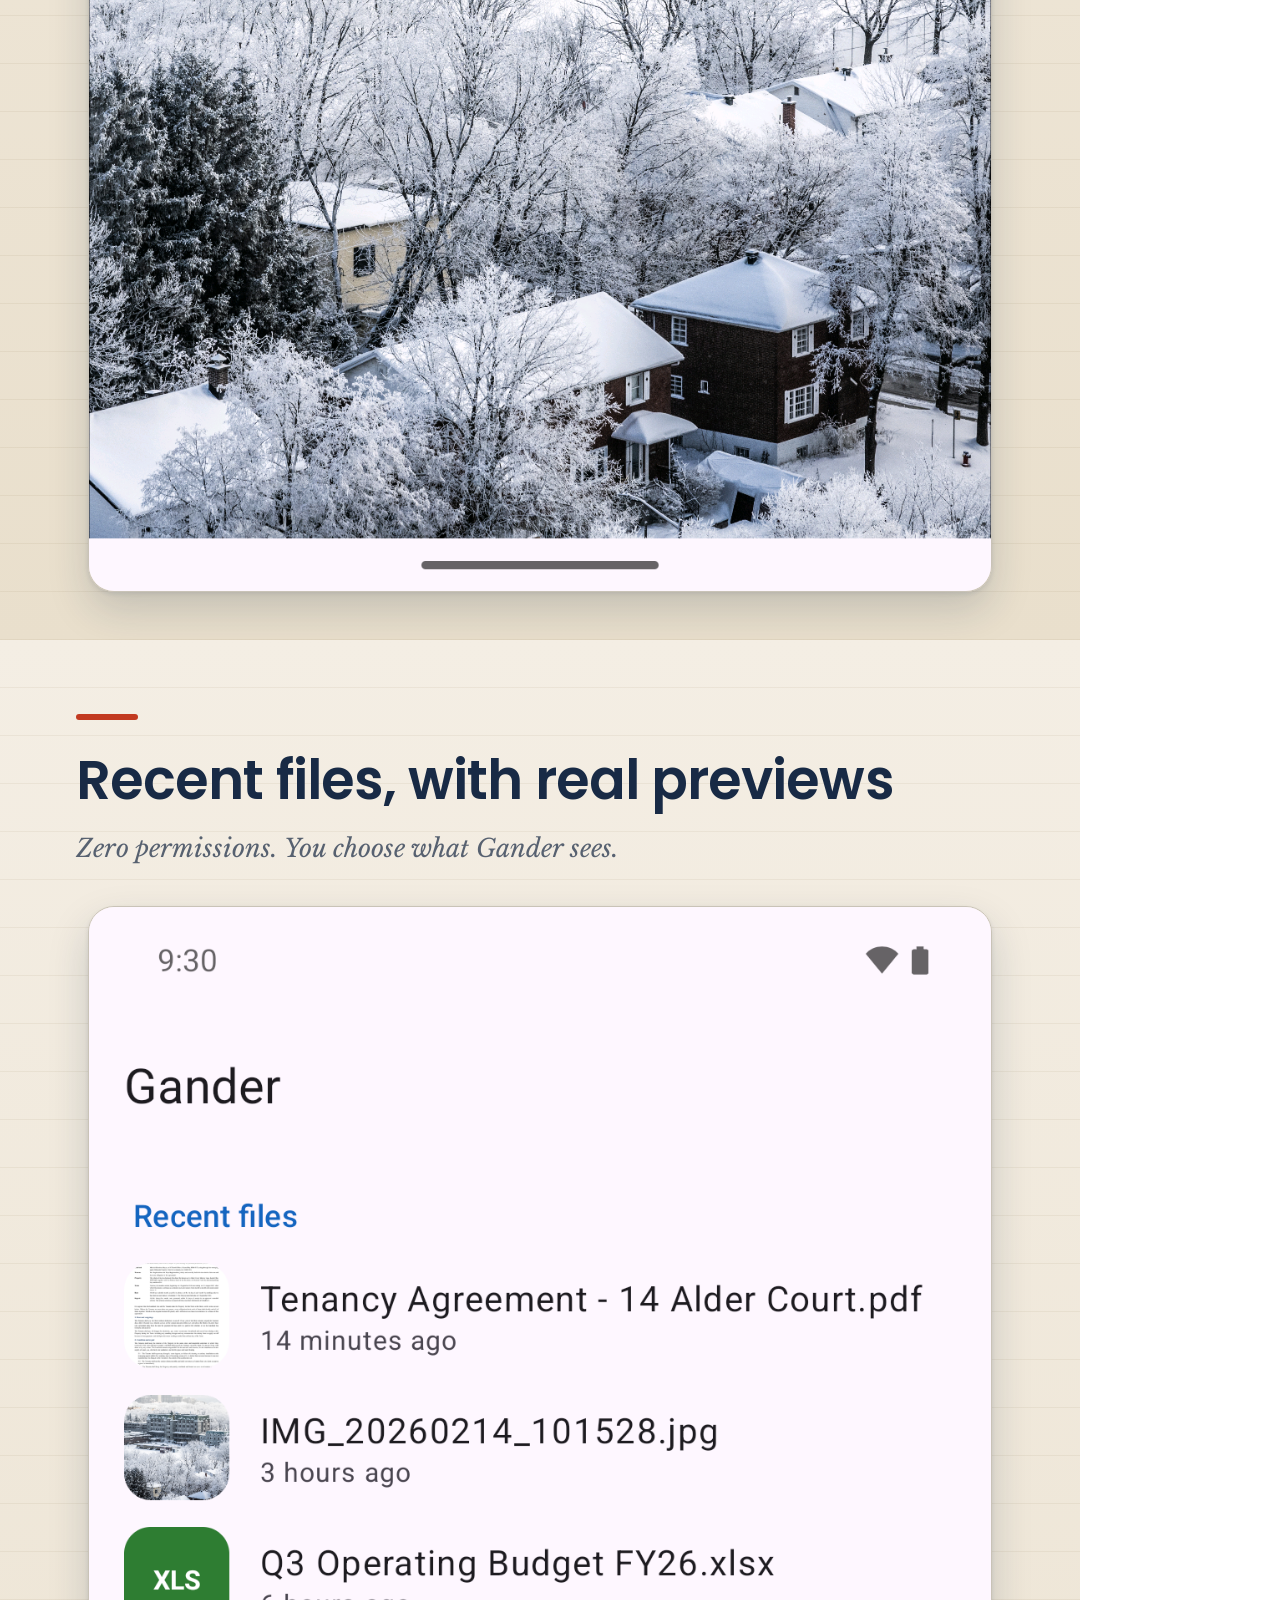
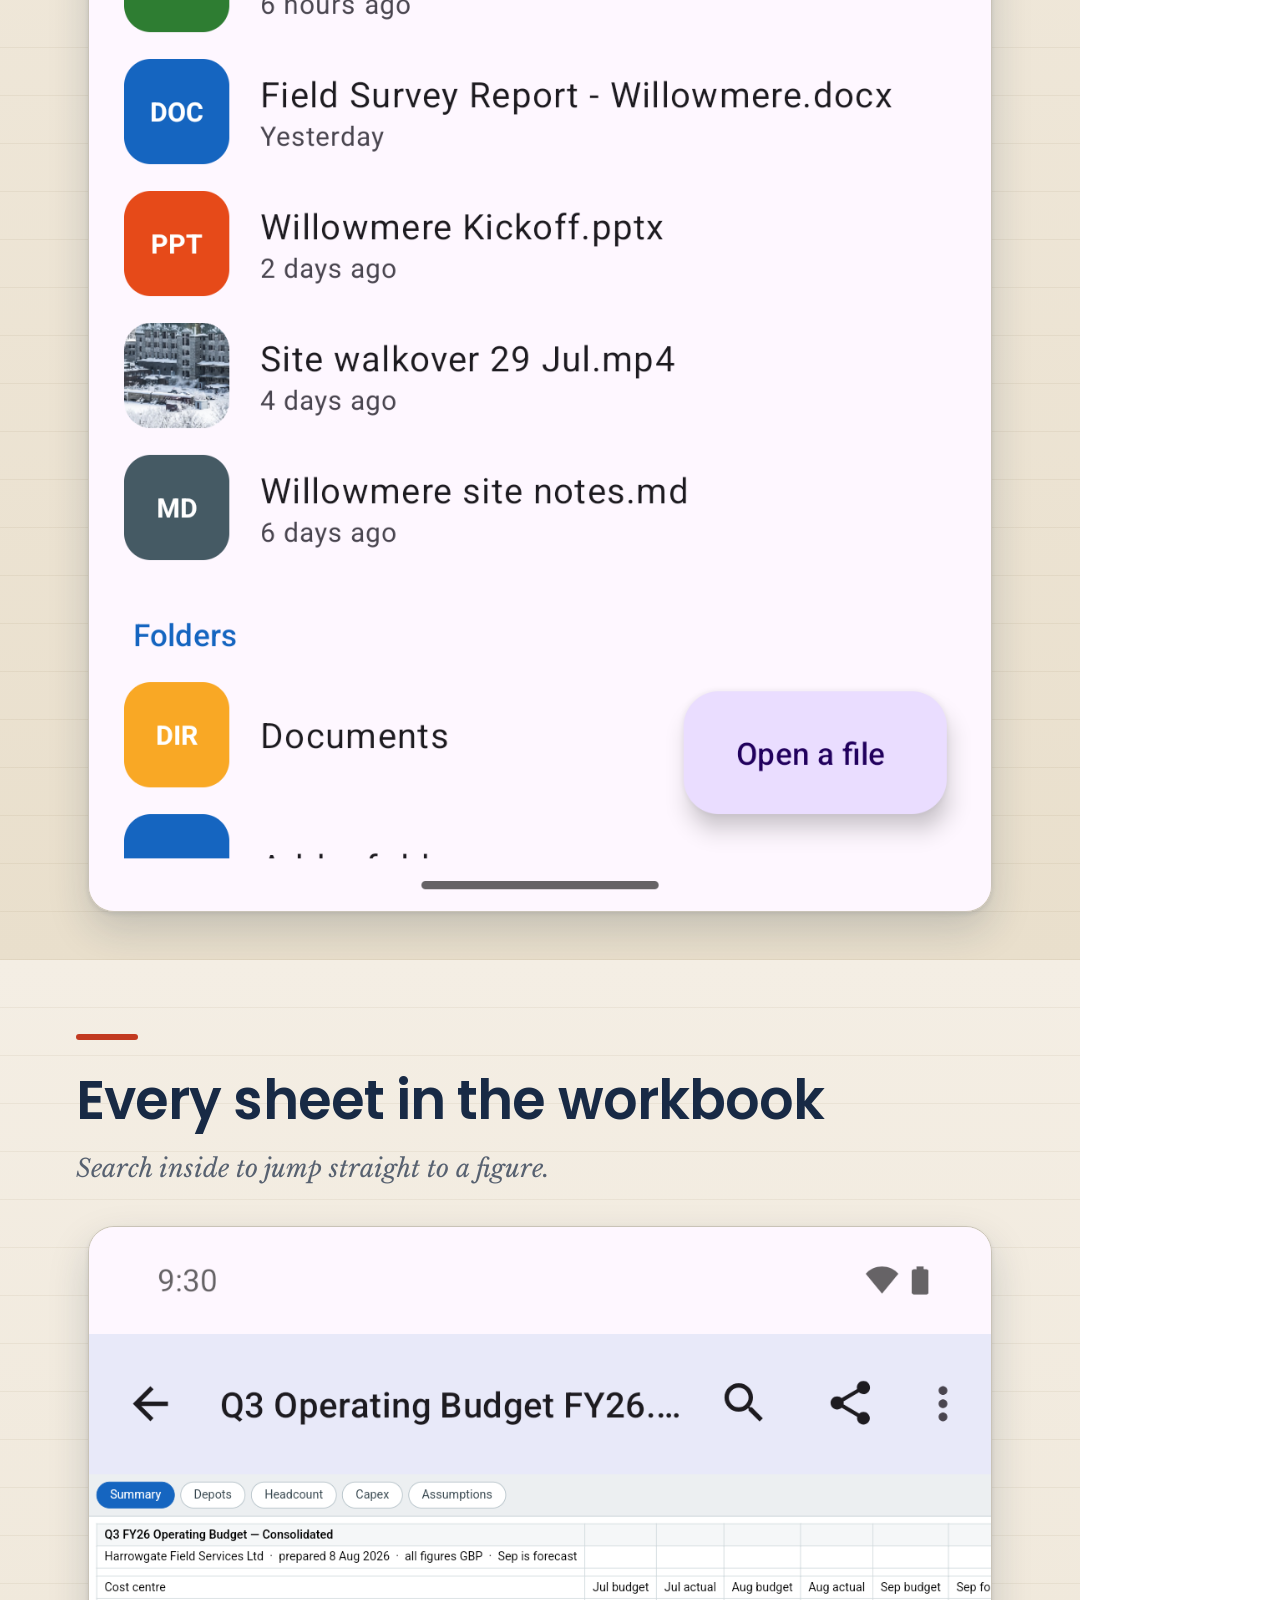
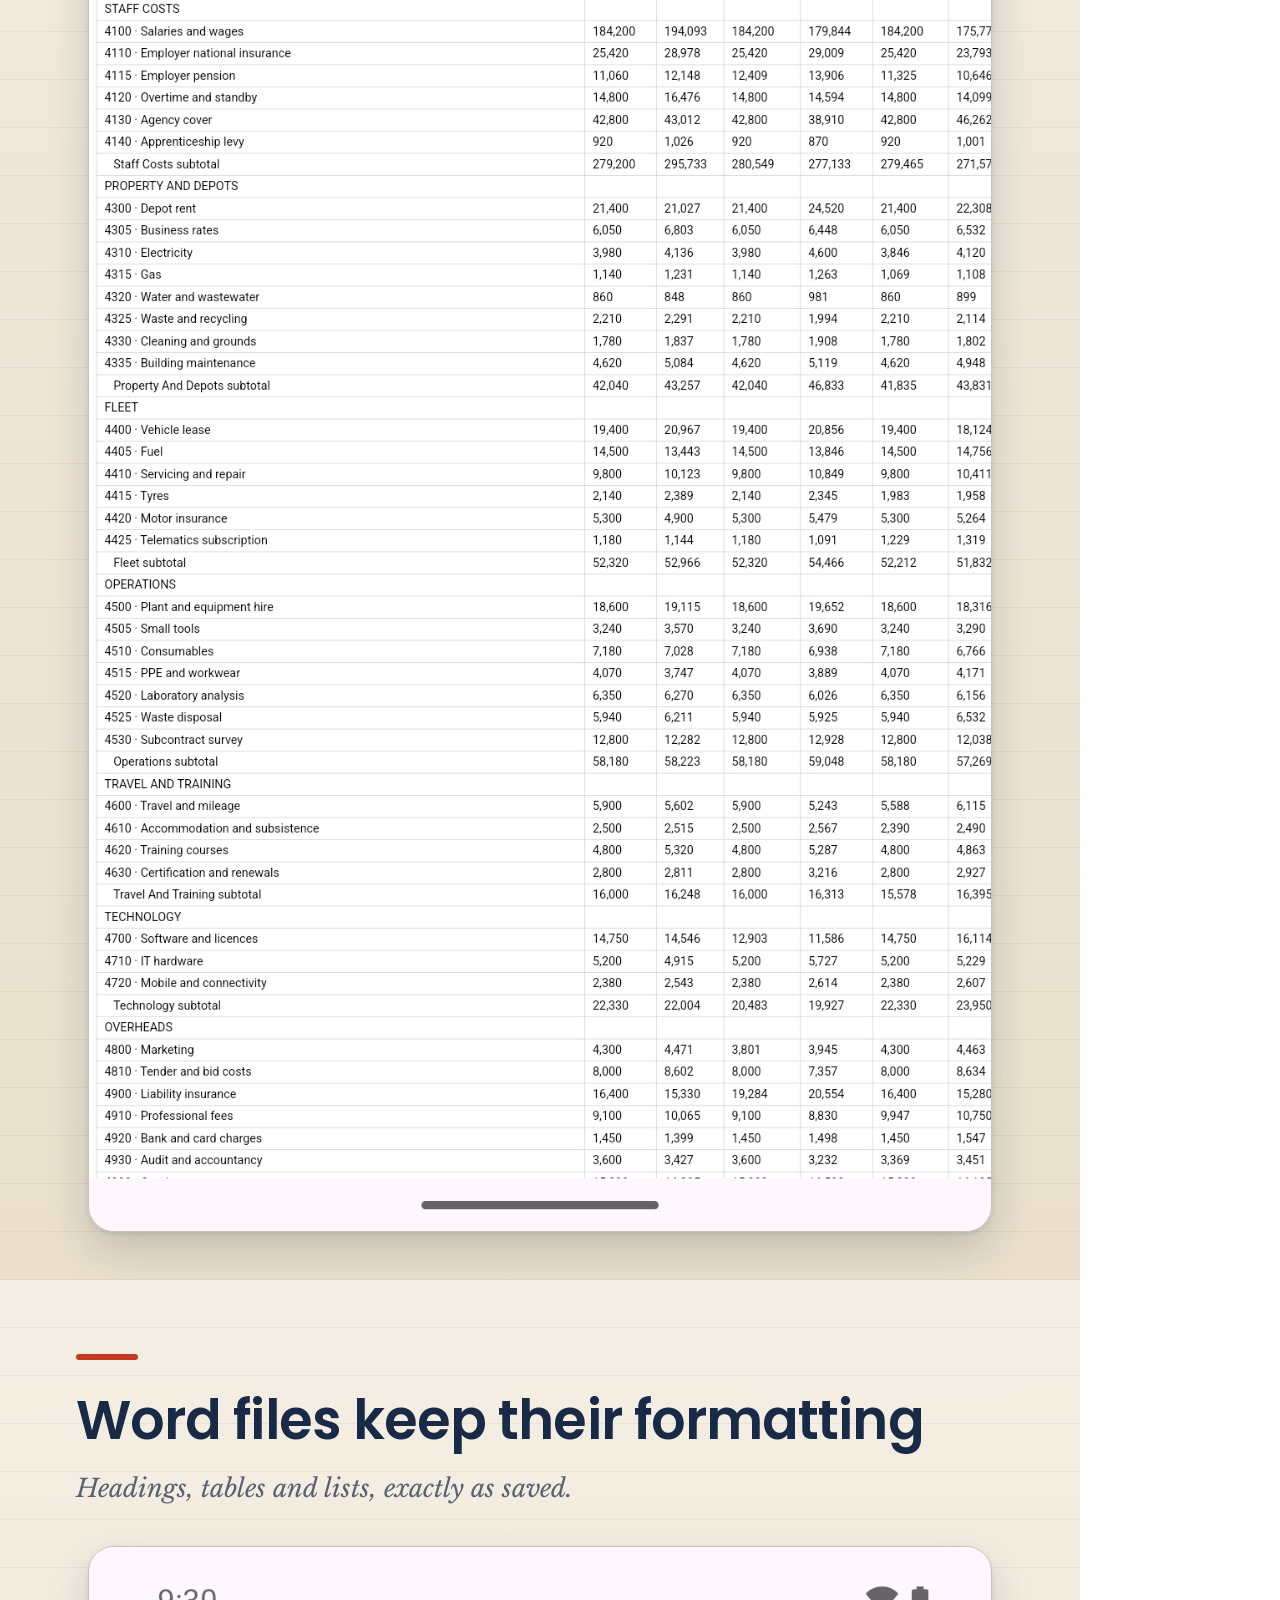
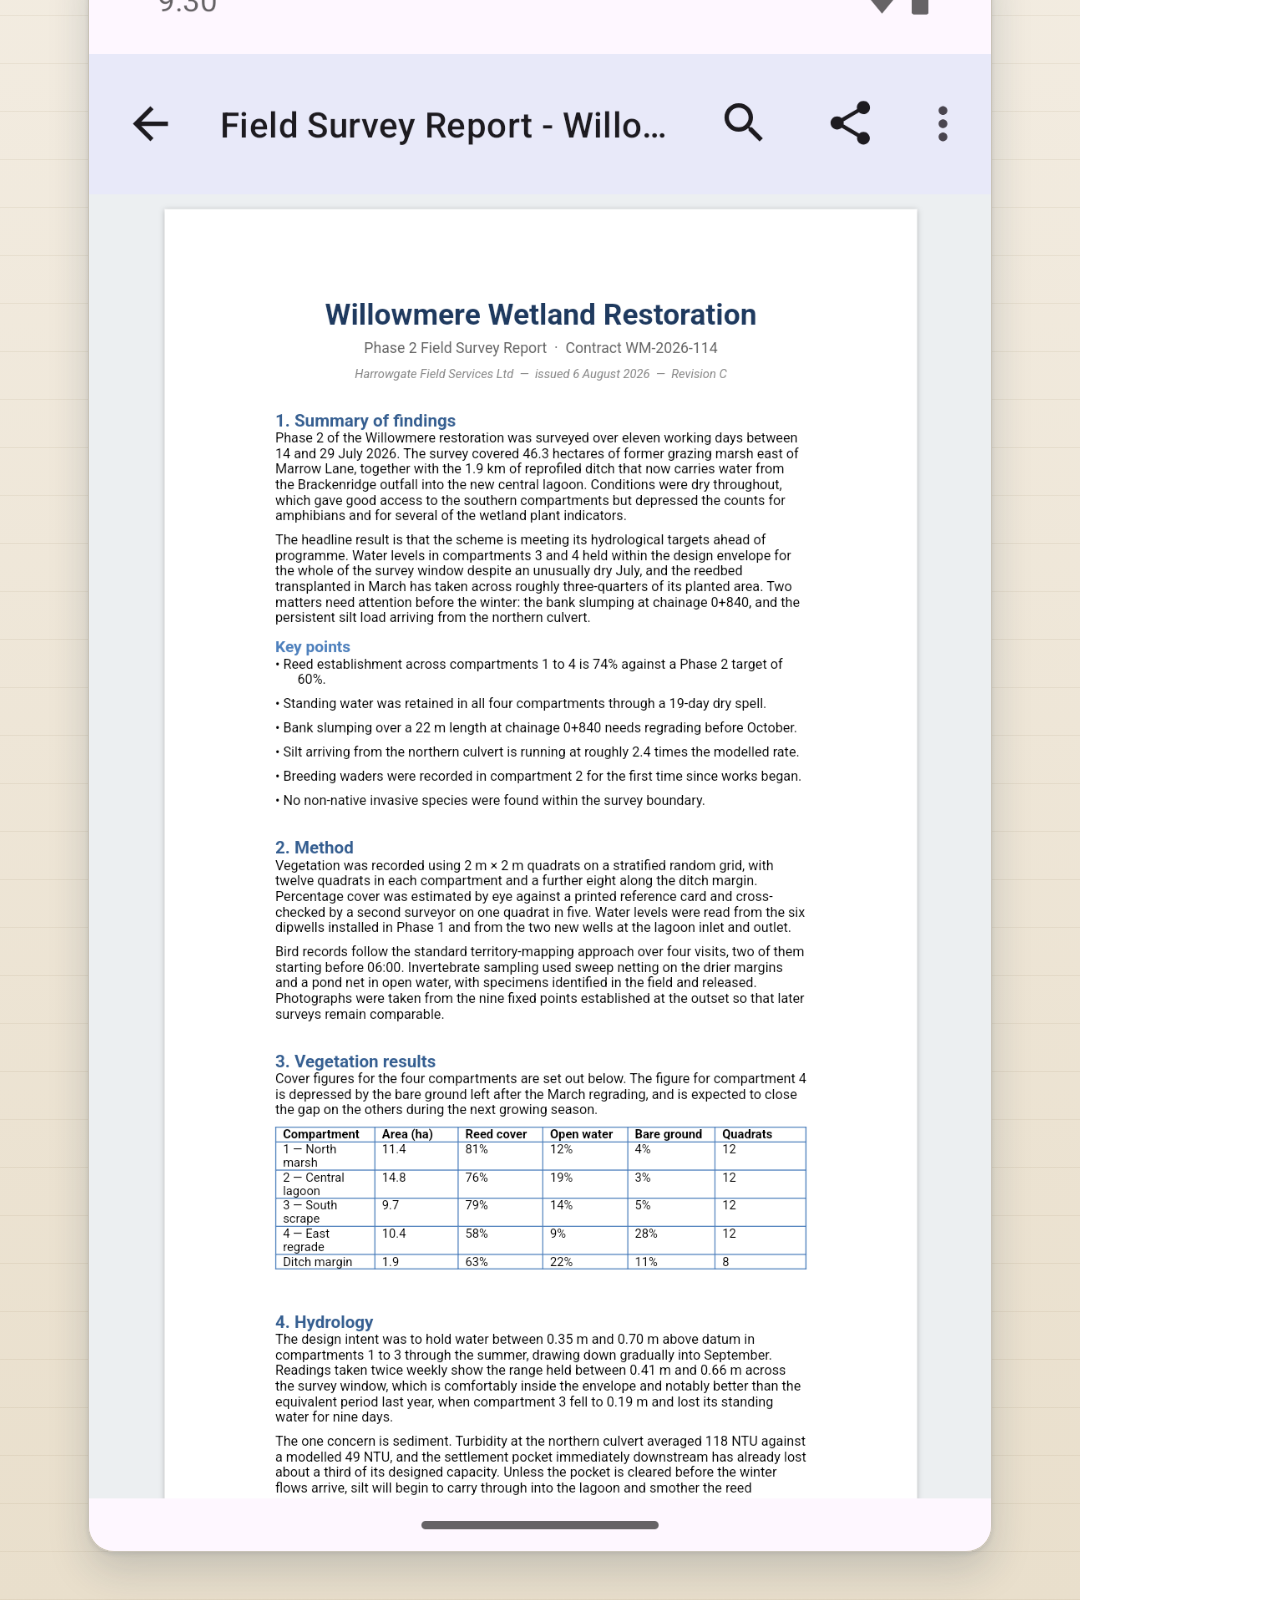
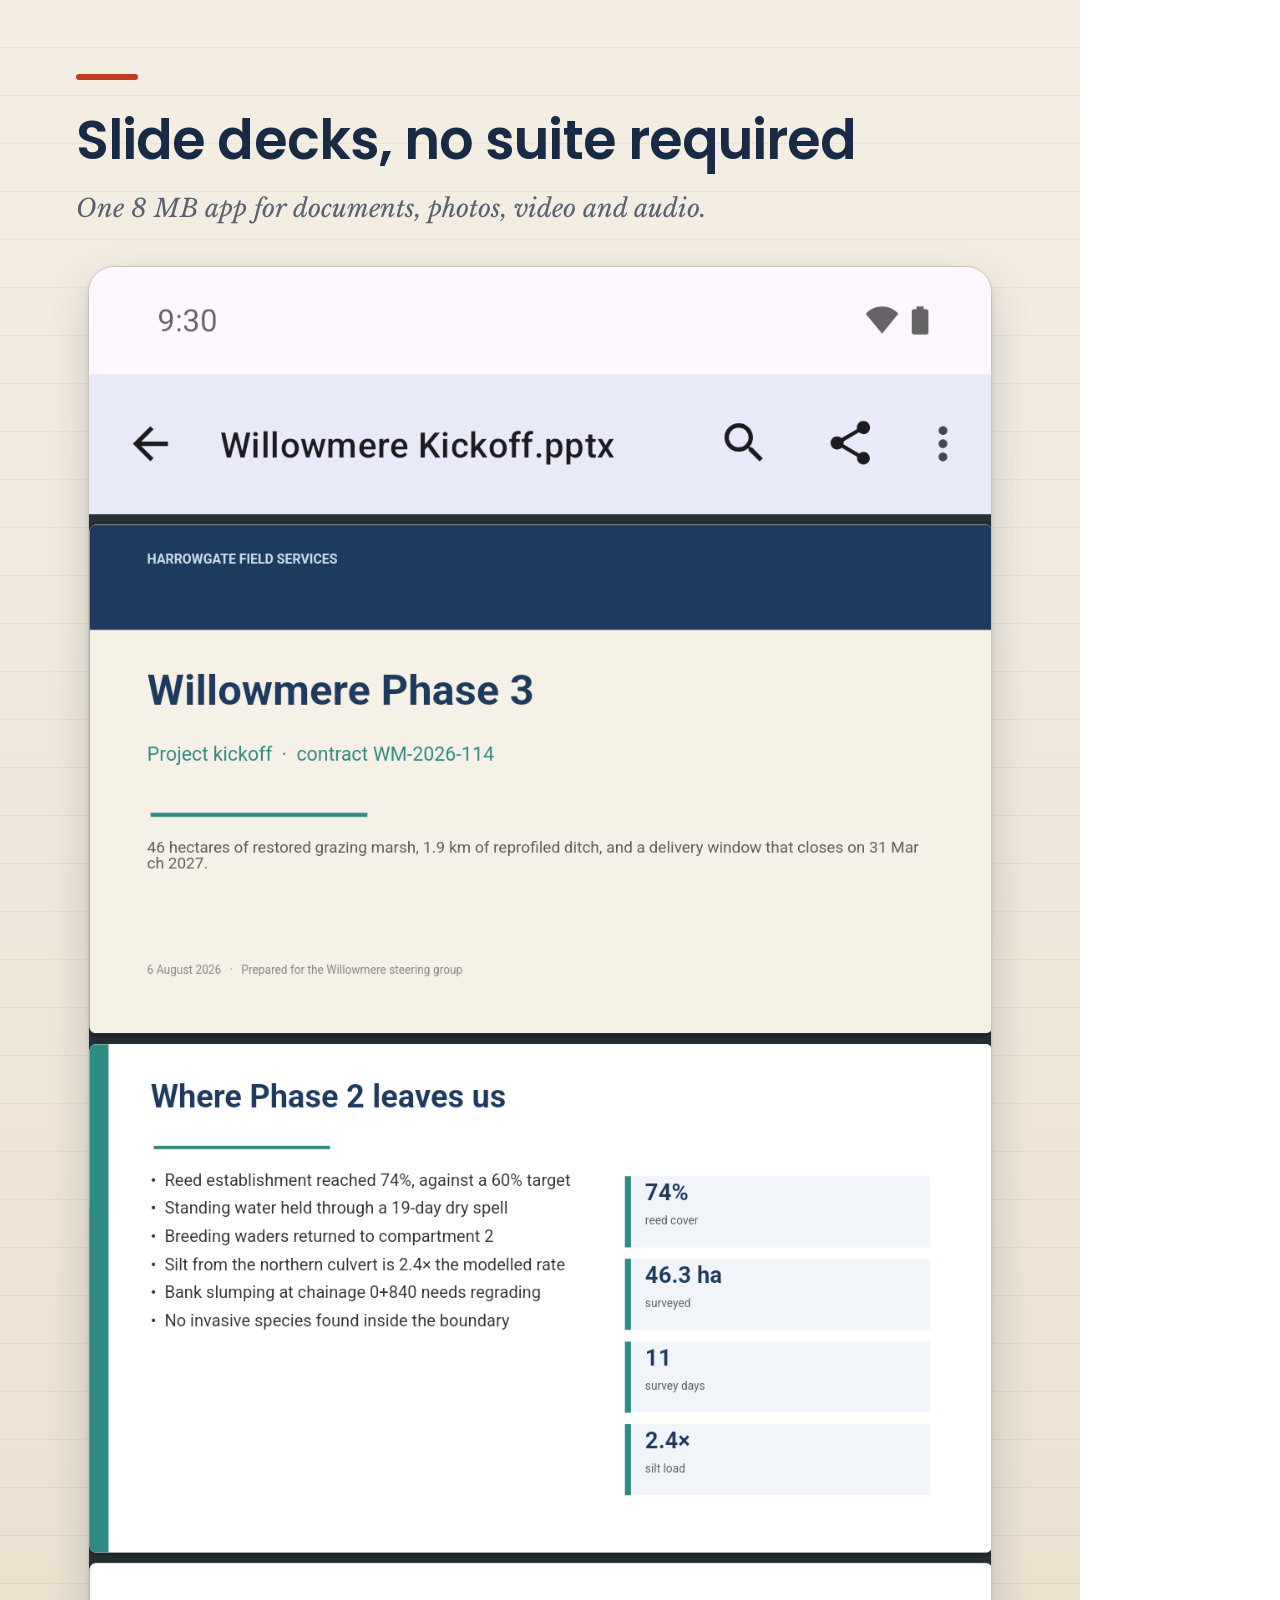
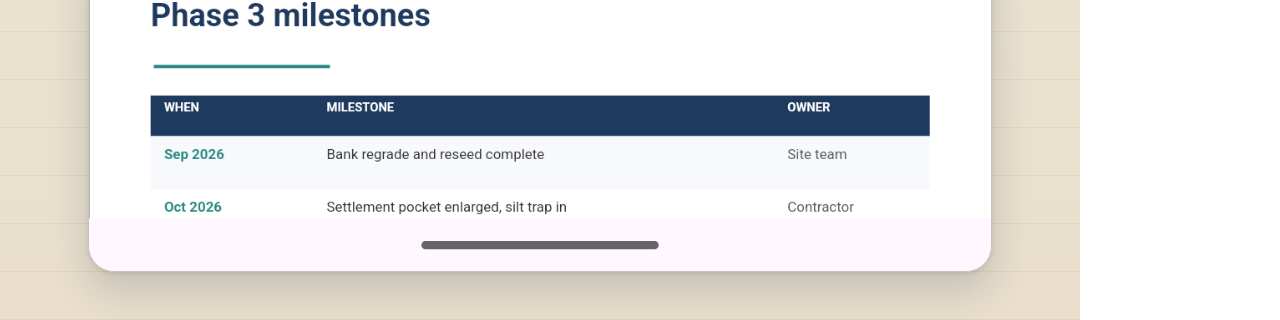
<file: docs/screenshot-captions.html>
<!doctype html>
<html lang="en">
<head>
<meta charset="utf-8">
<title>Gander Play Store screenshots</title>
<!--
  Source for docs/screenshots/v1.9/NN-*.png, the Play Store listing shots.

  Each .stage below is one finished 1080x1920 screenshot: a caption band over
  the raw device capture from docs/screenshots/v1.9/raw/. Editing a caption is
  a text change here followed by a re-render, which is the whole point of
  keeping the source rather than only the PNGs.

  Render:  scripts/render-screenshot-captions.sh
  Size:    1080x1920 each, stacked, then cut apart by the script.

  Palette and type follow docs/social-preview.html so the listing and the repo
  card read as the same product: warm paper, navy text, one red accent,
  Poppins for the headline and Libre Baskerville italic for the note.

  Every caption has to be true of the shipped build. In particular the PDF shot
  must not suggest find-in-document: 1.9 removes the search button for PDFs
  because pdf.js draws pages as canvas with no text layer behind them. Search
  is real for Word, Excel, slides, Markdown, text and code, and only those
  captions mention it.
-->
<link rel="preconnect" href="https://fonts.googleapis.com">
<link rel="preconnect" href="https://fonts.gstatic.com" crossorigin>
<link href="https://fonts.googleapis.com/css2?family=Poppins:wght@500;600;700&family=Libre+Baskerville:ital@0;1&display=block" rel="stylesheet">
<style>
  :root {
    --sans: 'Poppins', 'Futura', 'Century Gothic', sans-serif;
    --serif: 'Libre Baskerville', Georgia, serif;

    --navy: #182a45;
    --red: #c23a20;
    --slate: #576170;
    --paper-top: #f4eee4;
    --paper-bot: #e9dfcc;
    --rule: rgba(120, 96, 50, 0.075);
    --frame: #c9c3b7;
  }

  * { box-sizing: border-box; }
  html, body { margin: 0; padding: 0; background: #fff; }

  .stage {
    position: relative;
    width: 1080px;
    height: 1920px;
    overflow: hidden;
    display: flex;
    flex-direction: column;
    /* Same ruled paper as the repo card, pitch scaled up for the taller frame. */
    background:
      repeating-linear-gradient(
        to bottom,
        transparent 0 47px,
        var(--rule) 47px 48px
      ),
      linear-gradient(to bottom, var(--paper-top), var(--paper-bot));
    font-family: var(--sans);
    color: var(--navy);
    -webkit-font-smoothing: antialiased;
  }

  .head {
    flex: 0 0 auto;
    padding: 74px 76px 0;
  }

  .tick {
    width: 62px;
    height: 6px;
    background: var(--red);
    border-radius: 3px;
    margin-bottom: 30px;
  }

  h1 {
    margin: 0;
    font-weight: 600;
    font-size: 54px;
    line-height: 1.13;
    letter-spacing: -0.017em;
  }

  .note {
    margin: 20px 0 0;
    font-family: var(--serif);
    font-style: italic;
    font-size: 25px;
    line-height: 1.4;
    color: var(--slate);
  }

  .shot {
    flex: 1 1 auto;
    min-height: 0;
    display: flex;
    align-items: center;
    justify-content: center;
    padding: 40px 78px 48px;
  }

  /* height-driven so the rounded corners and shadow hug the capture itself
     rather than a letterboxed element box */
  .shot img {
    display: block;
    height: 100%;
    width: auto;
    max-width: 100%;
    border-radius: 26px;
    border: 1px solid var(--frame);
    box-shadow:
      0 2px 4px rgba(24, 42, 69, 0.10),
      0 18px 40px rgba(24, 42, 69, 0.18);
  }
</style>
</head>
<body>

<div class="stage">
  <div class="head">
    <div class="tick"></div>
    <h1>Open PDFs without the cloud</h1>
    <p class="note">No account, no upload, no internet permission at all.</p>
  </div>
  <div class="shot"><img src="screenshots/v1.9/raw/01-pdf.png" alt="A tenancy agreement PDF open in Gander"></div>
</div>

<div class="stage">
  <div class="head">
    <div class="tick"></div>
    <h1>Zoom deep into full-size photos</h1>
    <p class="note">Tiled decoding keeps huge images sharp.</p>
  </div>
  <div class="shot"><img src="screenshots/v1.9/raw/02-photo.png" alt="A high resolution winter photograph filling the screen"></div>
</div>

<div class="stage">
  <div class="head">
    <div class="tick"></div>
    <h1>Recent files, with real previews</h1>
    <p class="note">Zero permissions. You choose what Gander sees.</p>
  </div>
  <div class="shot"><img src="screenshots/v1.9/raw/03-home.png" alt="Gander home screen listing recent files and a granted folder"></div>
</div>

<div class="stage">
  <div class="head">
    <div class="tick"></div>
    <h1>Every sheet in the workbook</h1>
    <p class="note">Search inside to jump straight to a figure.</p>
  </div>
  <div class="shot"><img src="screenshots/v1.9/raw/04-xlsx.png" alt="A multi sheet Excel budget open in Gander"></div>
</div>

<div class="stage">
  <div class="head">
    <div class="tick"></div>
    <h1>Word files keep their formatting</h1>
    <p class="note">Headings, tables and lists, exactly as saved.</p>
  </div>
  <div class="shot"><img src="screenshots/v1.9/raw/05-docx.png" alt="A formatted Word report open in Gander"></div>
</div>

<div class="stage">
  <div class="head">
    <div class="tick"></div>
    <h1>Slide decks, no suite required</h1>
    <p class="note">One 8 MB app for documents, photos, video and audio.</p>
  </div>
  <div class="shot"><img src="screenshots/v1.9/raw/06-pptx.png" alt="A PowerPoint deck open in Gander"></div>
</div>

</body>
</html>
</file>
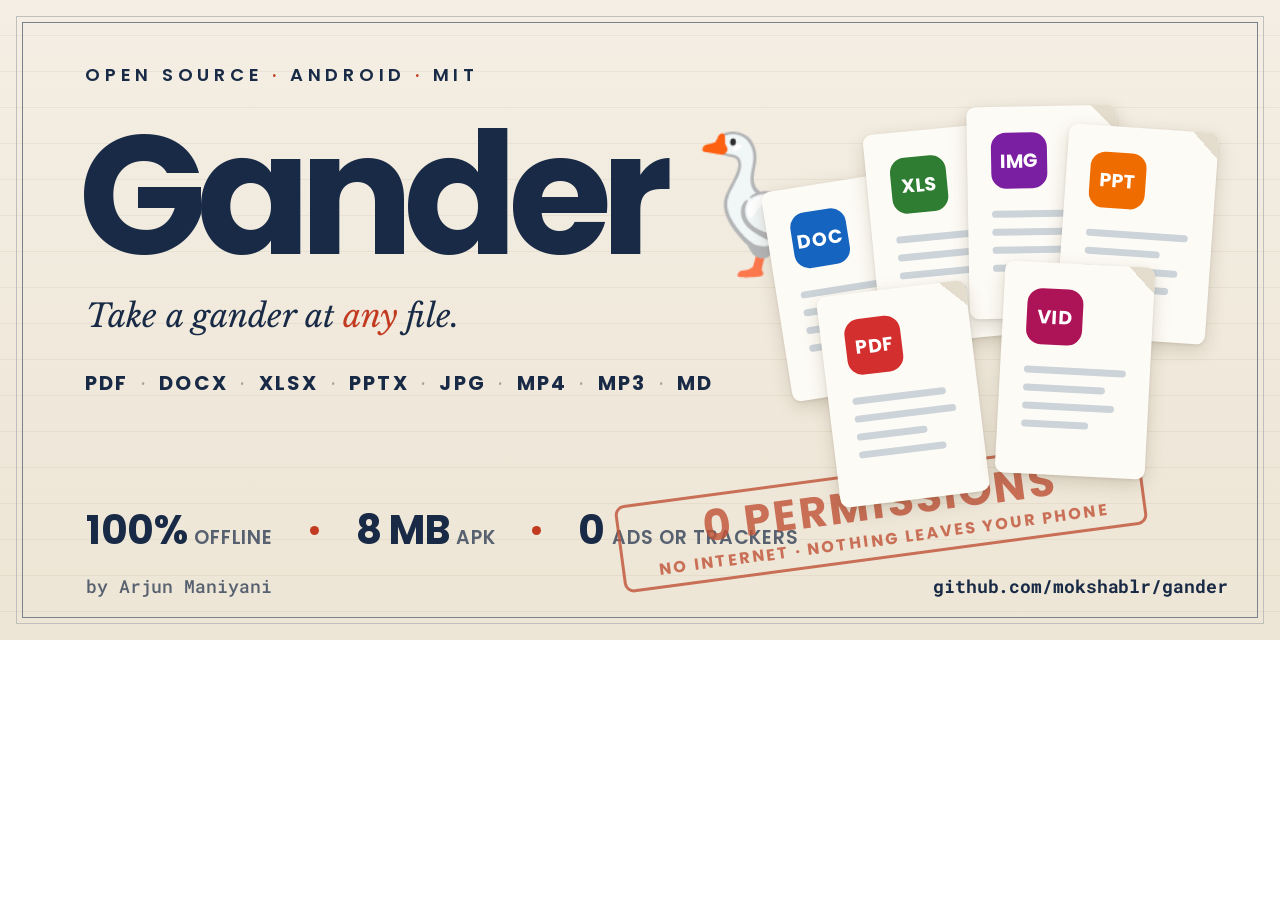
<file: docs/social-preview.html>
<!doctype html>
<html lang="en">
<head>
<meta charset="utf-8">
<title>Gander social preview 1280x640</title>
<!--
  Source for docs/social-preview.png, the GitHub repo social card.

  The original was rendered from HTML in headless Chrome but the file was never
  committed, so when the APK size changed from 15 MB to 8 MB the number had to be
  patched into the raster by hand. This is a rebuild of that source so the next
  edit is a text change and a re-render.

  Render:  scripts/render-social-preview.sh
  Size:    1280x640, which is what GitHub asks for.

  Fonts. The original typeface is not recoverable from a PNG. The wordmark is a
  geometric sans with a single-storey 'a' and equal 'a'/'d' widths, which points
  at the Futura/Poppins family; Poppins is used here with the tracking tuned to
  reproduce the measured 582x126px wordmark. The italic is Libre Baskerville,
  chosen by rendering six candidates and comparing both pixel difference and
  letterform against the original, where it won on each. If you remember what
  was actually used, change --sans / --serif and re-render.

  Every position below was measured off the original PNG, so the layout numbers
  are not guesses.
-->
<link rel="preconnect" href="https://fonts.googleapis.com">
<link rel="preconnect" href="https://fonts.gstatic.com" crossorigin>
<link href="https://fonts.googleapis.com/css2?family=Poppins:wght@500;600;700&family=Libre+Baskerville:ital@0;1&family=Roboto+Mono:wght@700&display=block" rel="stylesheet">
<style>
  :root {
    --sans: 'Poppins', 'Futura', 'Century Gothic', sans-serif;
    --serif: 'Libre Baskerville', Georgia, serif;
    --mono: 'Roboto Mono', 'Andale Mono', monospace;

    --navy: #182a45;        /* measured: rgb(24,42,69)   */
    --red: #c23a20;         /* measured: rgb(194,58,32)  */
    --slate: #576170;       /* measured: rgb(87,97,112)  */
    --stamp: #c1553a;
    --paper-top: #f4eee4;   /* measured at y=30   */
    --paper-bot: #ede5d5;   /* measured at y=610  */
    --rule: rgba(120, 96, 50, 0.075);
    --card: #fdfbf5;        /* measured: rgb(253,251,245) */
    --card-line: #ccd4da;
    --frame-outer: #c1bfbc; /* 1px rule, 16px inset */
    --frame-inner: #79818a; /* 1px rule, 22px inset */
  }

  * { box-sizing: border-box; }
  html, body { margin: 0; padding: 0; background: #fff; }

  .stage {
    position: relative;
    width: 1280px;
    height: 640px;
    overflow: hidden;
    /* Ruled paper: 36px pitch, first rule at y=35, over a vertical wash. */
    background:
      repeating-linear-gradient(
        to bottom,
        transparent 0 35px,
        var(--rule) 35px 36px
      ),
      linear-gradient(to bottom, var(--paper-top), var(--paper-bot));
    font-family: var(--sans);
    color: var(--navy);
    -webkit-font-smoothing: antialiased;
  }

  /* Two nested hairlines, inset 16px and 22px. */
  .frame-outer, .frame-inner { position: absolute; pointer-events: none; }
  .frame-outer { inset: 16px; border: 1px solid var(--frame-outer); }
  .frame-inner { inset: 22px; border: 1px solid var(--frame-inner); }

  /* ---------- left column ---------- */

  .eyebrow {
    position: absolute; left: 85px; top: 66px;
    font-weight: 600; font-size: 18px; letter-spacing: 0.265em;
    line-height: 1;
  }
  .eyebrow .dot { color: var(--red); }

  .wordmark {
    position: absolute; left: 78px; top: 111px;
    font-weight: 700; font-size: 168.5px; letter-spacing: -0.0645em;
    line-height: 1; white-space: nowrap;
  }

  /* Apple's goose emoji, as in the original. Sized to the measured 164x124 box. */
  .goose {
    position: absolute; left: 680px; top: 138px;
    font-size: 132px; line-height: 1;
    font-family: 'Apple Color Emoji', 'Segoe UI Emoji', sans-serif;
  }

  .tagline {
    position: absolute; left: 86px; top: 300px;
    font-family: var(--serif); font-style: italic; font-size: 32px;
    line-height: 1; white-space: nowrap;
  }
  .tagline em { color: var(--red); font-style: italic; }

  .formats {
    position: absolute; left: 85px; top: 373px;
    font-weight: 700; font-size: 20px; letter-spacing: 0.11em;
    line-height: 1; white-space: nowrap;
  }
  .formats .sep { color: #a9a294; font-weight: 500; margin: 0 6px; }

  .claims {
    position: absolute; left: 86px; top: 510px;
    display: flex; align-items: baseline; gap: 37px;
    line-height: 1; white-space: nowrap;
  }
  .claims b { font-weight: 700; font-size: 40px; letter-spacing: -0.01em; }
  .claims small {
    font-weight: 600; font-size: 19px; letter-spacing: 0.04em;
    color: var(--slate); margin-left: 7px;
  }
  .claims .bullet {
    width: 9px; height: 9px; border-radius: 50%;
    background: var(--red); align-self: center; flex: 0 0 auto;
  }

  .repo {
    position: absolute; left: 933px; top: 577px;
    font-family: var(--mono); font-weight: 700; font-size: 18.2px;
    letter-spacing: -0.005em; line-height: 1;
  }

  /* Balances the repo line at the other end of the same baseline. This card is
     what renders on every share of the repo, and it was the one surface naming
     the project without naming anyone. Kept in slate so the claims above it
     still carry the weight. */
  .byline {
    position: absolute; left: 86px; top: 577px;
    font-family: var(--mono); font-weight: 500; font-size: 18.2px;
    letter-spacing: -0.005em; line-height: 1;
    color: var(--slate);
  }

  /* ---------- fanned document cards ---------- */

  .cards { position: absolute; inset: 0; }

  .card {
    position: absolute;
    width: 150px; height: 212px;
    background: var(--card);
    border-radius: 9px;
    box-shadow: 0 6px 18px rgba(70, 55, 30, 0.18), 0 1px 3px rgba(70, 55, 30, 0.12);
    padding: 26px 24px;
  }
  /* Folded top-right corner. */
  .card::after {
    content: ""; position: absolute; top: 0; right: 0;
    width: 26px; height: 26px;
    border-top-right-radius: 9px;
    background: linear-gradient(225deg, #e4dccc 0 50%, transparent 50%);
  }
  .badge {
    width: 56px; height: 56px; border-radius: 15px;
    display: flex; align-items: center; justify-content: center;
    color: #fff; font-weight: 700; font-size: 19px; letter-spacing: 0.02em;
  }
  .lines { margin-top: 22px; }
  .lines i {
    display: block; height: 7px; border-radius: 4px;
    background: var(--card-line); margin-bottom: 11px;
  }

  /* Measured badge centres drive these transforms. */
  .c-doc { left: 776px; top: 180px; transform: rotate(-9deg);  z-index: 1; }
  .c-xls { left: 872px; top: 128px; transform: rotate(-5.5deg); z-index: 2; }
  .c-img { left: 968px; top: 106px;  transform: rotate(-1deg);  z-index: 3; }
  .c-ppt { left: 1062px; top: 128px; transform: rotate(4deg);  z-index: 4; }
  .c-pdf { left: 828px; top: 288px; transform: rotate(-7deg);  z-index: 6; }
  .c-vid { left: 1000px; top: 264px; transform: rotate(3deg);   z-index: 7; }

  .b-doc { background: #1565c0; }
  .b-xls { background: #2e7d32; }
  .b-img { background: #7b1fa2; }
  .b-ppt { background: #ef6c00; }
  .b-pdf { background: #d32f2f; }
  .b-vid { background: #ad1457; }

  /* ---------- 0 PERMISSIONS stamp ---------- */

  .stamp {
    /* Box measured off the original from its four border corners: 528x88.5
       including the 3px rule, centred at (885, 518), rotated -7.62deg. */
    position: absolute; left: 617px; top: 471px;
    width: 528px; height: 88px;
    border: 3px solid var(--stamp);
    border-radius: 10px;
    transform: rotate(-7.62deg);
    color: var(--stamp);
    opacity: 0.82;
    display: flex; flex-direction: column;
    align-items: center; justify-content: center; gap: 7px;
    z-index: 5;
  }
  .stamp .big {
    font-weight: 700; font-size: 43px; letter-spacing: 0.055em;
    line-height: 1; white-space: nowrap;
  }
  .stamp .small {
    font-weight: 700; font-size: 16px; letter-spacing: 0.135em;
    line-height: 1; white-space: nowrap;
  }
</style>
</head>
<body>
<div class="stage">
  <div class="frame-outer"></div>
  <div class="frame-inner"></div>

  <div class="eyebrow">OPEN SOURCE <span class="dot">&middot;</span> ANDROID <span class="dot">&middot;</span> MIT</div>
  <div class="wordmark">Gander</div>
  <div class="goose">🪿</div>
  <div class="tagline">Take a gander at <em>any</em> file.</div>
  <div class="formats">PDF <span class="sep">&middot;</span> DOCX <span class="sep">&middot;</span> XLSX <span class="sep">&middot;</span> PPTX <span class="sep">&middot;</span> JPG <span class="sep">&middot;</span> MP4 <span class="sep">&middot;</span> MP3 <span class="sep">&middot;</span> MD</div>

  <div class="cards">
    <div class="card c-doc"><div class="badge b-doc">DOC</div><div class="lines"><i style="width:100%"></i><i style="width:88%"></i><i style="width:96%"></i><i style="width:70%"></i></div></div>
    <div class="card c-xls"><div class="badge b-xls">XLS</div><div class="lines"><i style="width:100%"></i><i style="width:82%"></i><i style="width:94%"></i><i style="width:64%"></i></div></div>
    <div class="card c-img"><div class="badge b-img">IMG</div><div class="lines"><i style="width:96%"></i><i style="width:100%"></i><i style="width:78%"></i><i style="width:88%"></i></div></div>
    <div class="card c-ppt"><div class="badge b-ppt">PPT</div><div class="lines"><i style="width:100%"></i><i style="width:74%"></i><i style="width:92%"></i><i style="width:84%"></i></div></div>
    <div class="card c-pdf"><div class="badge b-pdf">PDF</div><div class="lines"><i style="width:92%"></i><i style="width:100%"></i><i style="width:70%"></i><i style="width:86%"></i></div></div>
    <div class="card c-vid"><div class="badge b-vid">VID</div><div class="lines"><i style="width:100%"></i><i style="width:80%"></i><i style="width:90%"></i><i style="width:66%"></i></div></div>
  </div>

  <!-- The APK size lives here and nowhere else. Keep it in step with
       app/build.gradle.kts and the README alt text. -->
  <div class="claims">
    <span><b>100%</b><small>OFFLINE</small></span>
    <span class="bullet"></span>
    <span><b>8 MB</b><small>APK</small></span>
    <span class="bullet"></span>
    <span><b>0</b><small>ADS OR TRACKERS</small></span>
  </div>

  <div class="stamp">
    <div class="big">0 PERMISSIONS</div>
    <div class="small">NO INTERNET &middot; NOTHING LEAVES YOUR PHONE</div>
  </div>

  <div class="byline">by Arjun Maniyani</div>
  <div class="repo">github.com/mokshablr/gander</div>
</div>
</body>
</html>
</file>
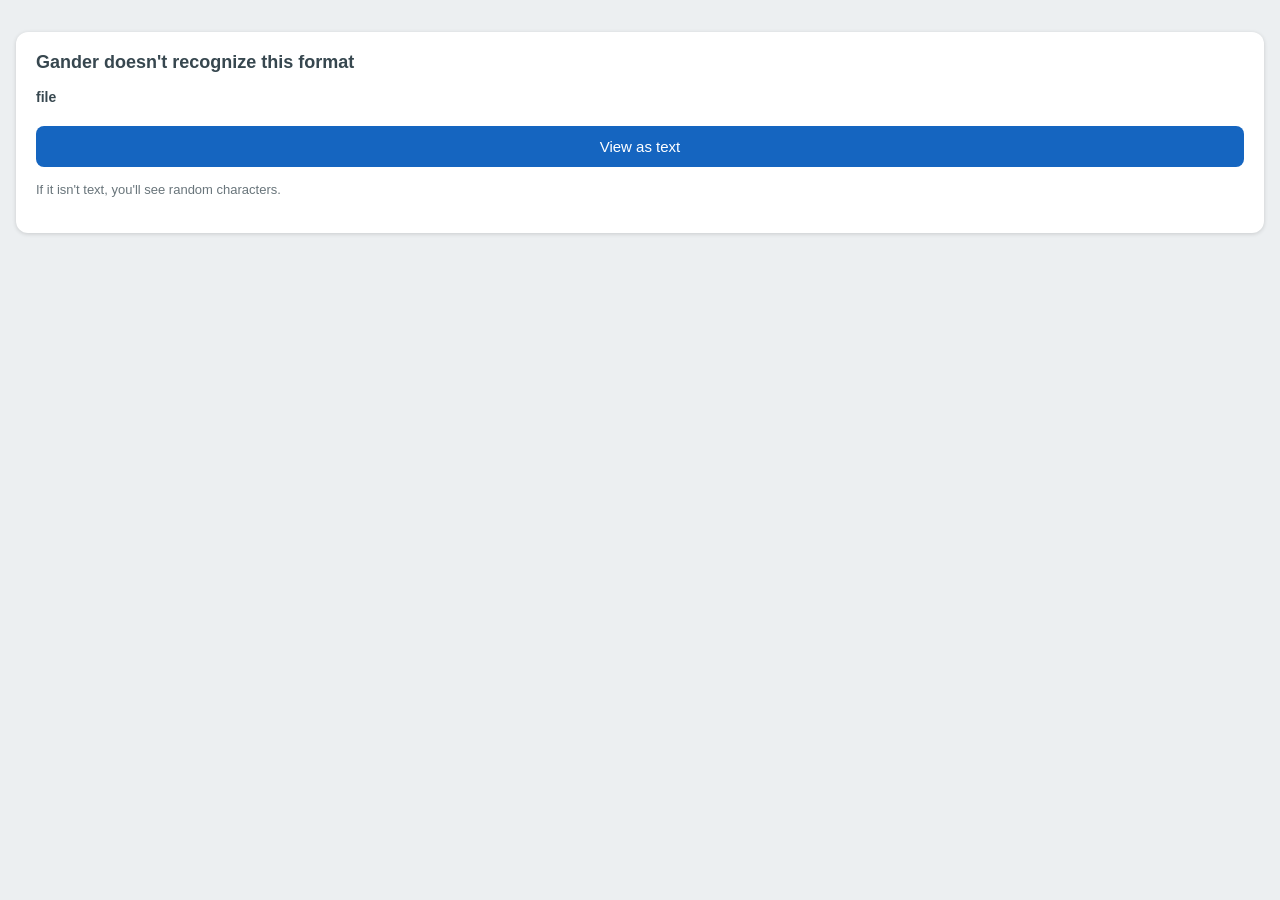
<file: app/src/main/assets/viewer/unsupported.html>
<!DOCTYPE html>
<html>
<head>
<meta charset="utf-8">
<meta name="viewport" content="width=device-width, initial-scale=1">
<title>Unknown format</title>
<link rel="stylesheet" href="app.css">
<style>
  .card {
    margin: 32px 16px;
    padding: 20px;
    border-radius: 12px;
    background: #ffffff;
    box-shadow: 0 1px 4px rgba(0,0,0,0.15);
    color: #37474f;
  }
  .card h2 { margin: 0 0 8px; font-size: 18px; }
  .card .fname { font-weight: 600; word-break: break-all; }
  .card p { font-size: 14px; line-height: 1.5; }
  .as-text {
    display: block;
    width: 100%;
    margin: 18px 0 8px;
    padding: 12px 16px;
    border: 0;
    border-radius: 8px;
    background: #1565c0;
    color: #ffffff;
    font: 500 15px Roboto, -apple-system, "Segoe UI", sans-serif;
  }
  .as-text:active { background: #0d47a1; }
  .card .caveat { font-size: 13px; opacity: 0.75; }
</style>
</head>
<body>
<div class="card">
  <h2>Gander doesn't recognize this format</h2>
  <p class="fname" id="fname"></p>
  <p id="hint"></p>
  <button type="button" class="as-text" id="asText" aria-describedby="caveat">View as text</button>
  <p class="caveat" id="caveat">If it isn't text, you'll see random characters.</p>
</div>
<script src="app.js"></script>
<script>
document.getElementById("fname").textContent = vwName;
var hint = document.getElementById("hint");
if (vwExt === "doc" || vwExt === "ppt") {
  hint.textContent =
    "This is a legacy Office format (." + vwExt + "). If you re-save it as ." +
    (vwExt === "doc" ? "docx" : "pptx") + ", Gander can display it.";
} else {
  // Nothing useful to add; leave the card to the action below
  hint.style.display = "none";
}

document.getElementById("asText").addEventListener("click", function () {
  location.replace(
    "text.html?name=" + encodeURIComponent(vwName) + "&ext=" + encodeURIComponent(vwExt)
  );
});
</script>
</body>
</html>
</file>
<file: app/src/main/assets/viewer/app.css>
html, body {
  margin: 0;
  padding: 0;
  font-family: Roboto, -apple-system, "Segoe UI", sans-serif;
}

/*
 * Deliberately on body and not on html. The root element's background paints the
 * whole viewport, so while html carried this grey, any viewer that recoloured
 * only body left this showing below a document shorter than the screen. Set on
 * body alone the browser propagates it to the viewport itself, which fills at any
 * content height, so a page overriding body is enough and no viewer has to
 * remember to restate html.
 */
body {
  background: #eceff1;
}

.vw-status {
  margin: 24px auto;
  max-width: 420px;
  padding: 14px 18px;
  border-radius: 10px;
  background: #ffffff;
  color: #37474f;
  font-size: 15px;
  text-align: center;
  box-shadow: 0 1px 4px rgba(0, 0, 0, 0.15);
}

.vw-error {
  background: #fdecea;
  color: #8c1d18;
  text-align: left;
}

.vw-error .vw-error-title {
  font-weight: 600;
  margin-bottom: 6px;
}

.vw-error .vw-error-detail {
  font-size: 13px;
  opacity: 0.85;
  word-break: break-word;
}
</file>
